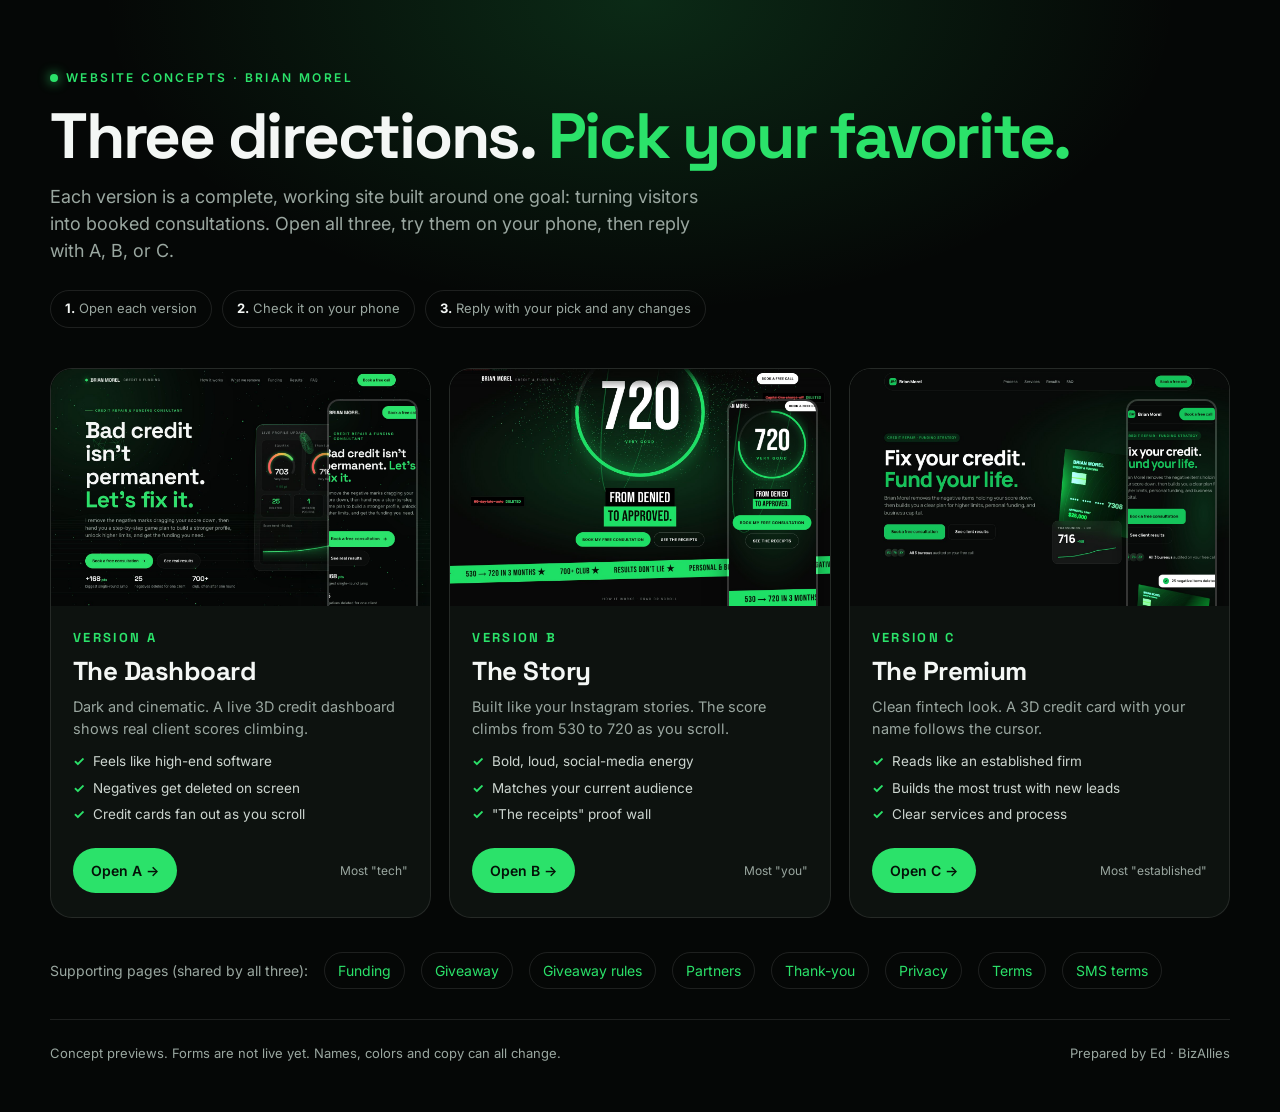
<file: index.html>
<!DOCTYPE html>
<html lang="en">
<head>
<meta charset="UTF-8">
<meta name="robots" content="noindex, nofollow">
<meta name="viewport" content="width=device-width, initial-scale=1.0">
<title>Brian Morel · Website Concepts</title>
<meta name="description" content="Three website concepts for Brian Morel, Credit & Funding. Pick A, B, or C.">
<link rel="preconnect" href="https://fonts.googleapis.com">
<link rel="preconnect" href="https://fonts.gstatic.com" crossorigin>
<link href="https://fonts.googleapis.com/css2?family=Space+Grotesk:wght@600;700&family=Inter:wght@400;500;600&display=swap" rel="stylesheet">
<style>
:root{--bg:#050706;--panel:#0d120f;--line:rgba(255,255,255,.1);--text:#f4f7f5;--muted:#9aa7a0;--green:#2BE26A}
*{box-sizing:border-box;margin:0;padding:0}
body{background:var(--bg);color:var(--text);font-family:Inter,system-ui,sans-serif;-webkit-font-smoothing:antialiased;line-height:1.5;
  background-image:radial-gradient(60% 40% at 50% 0%,rgba(43,226,106,.16),transparent 70%)}
a{color:inherit;text-decoration:none}
.wrap{width:min(1180px,calc(100% - 32px));margin:0 auto;padding:64px 0 48px}
.tag{display:inline-flex;align-items:center;gap:8px;font-size:12px;letter-spacing:.2em;text-transform:uppercase;color:var(--green);font-weight:600}
.tag i{width:8px;height:8px;border-radius:50%;background:var(--green);box-shadow:0 0 12px var(--green)}
h1{font-family:"Space Grotesk",sans-serif;font-size:clamp(36px,6vw,64px);letter-spacing:-.035em;line-height:1.02;margin:16px 0 14px}
h1 em{font-style:normal;color:var(--green)}
.lead{color:var(--muted);font-size:clamp(16px,1.6vw,18px);max-width:60ch}
.how{display:flex;flex-wrap:wrap;gap:10px;margin:26px 0 40px}
.how span{font-size:13px;color:var(--muted);border:1px solid var(--line);border-radius:999px;padding:8px 14px}
.how b{color:var(--text)}
.grid{display:grid;grid-template-columns:repeat(3,1fr);gap:18px}
.card{background:var(--panel);border:1px solid var(--line);border-radius:22px;overflow:hidden;display:flex;flex-direction:column;transition:transform .25s,border-color .25s}
.card:hover{transform:translateY(-4px);border-color:rgba(43,226,106,.55)}
.shot{position:relative;aspect-ratio:16/10;background:#000;overflow:hidden}
.shot img{width:100%;height:100%;object-fit:cover;object-position:top;display:block}
.shot .phone{position:absolute;right:12px;bottom:-30px;width:24%;border-radius:12px;border:2px solid rgba(255,255,255,.18);box-shadow:0 16px 30px -10px rgba(0,0,0,.9)}
.body{padding:22px 22px 24px;display:flex;flex-direction:column;gap:10px;flex:1}
.letter{font-family:"Space Grotesk",sans-serif;font-size:13px;letter-spacing:.18em;text-transform:uppercase;color:var(--green);font-weight:700}
.body h2{font-family:"Space Grotesk",sans-serif;font-size:26px;letter-spacing:-.02em;line-height:1.1}
.body p{color:var(--muted);font-size:14.5px}
.body ul{list-style:none;display:grid;gap:6px;font-size:13.5px;color:#cdd6d0;margin-top:2px}
.body li::before{content:"✓";color:var(--green);margin-right:8px;font-weight:700}
.open{margin-top:auto;padding-top:14px;display:flex;align-items:center;justify-content:space-between}
.open b{display:inline-flex;align-items:center;gap:8px;background:var(--green);color:#041007;font-weight:600;font-size:14px;padding:12px 18px;border-radius:999px}
.open small{color:var(--muted);font-size:12px}
.extra{margin-top:34px;display:flex;flex-wrap:wrap;gap:10px 16px;font-size:14px;color:var(--muted);align-items:center}.extra a{color:var(--green);text-decoration:none;border:1px solid var(--line);border-radius:999px;padding:7px 13px}.extra a:hover{border-color:var(--green)}
.foot{margin-top:30px;padding-top:24px;border-top:1px solid var(--line);display:flex;justify-content:space-between;gap:16px;flex-wrap:wrap;font-size:13px;color:var(--muted)}
@media(max-width:960px){.grid{grid-template-columns:1fr;max-width:560px}}
</style>
</head>
<body>
<div class="wrap">
  <div class="tag"><i></i>Website concepts · Brian Morel</div>
  <h1>Three directions. <em>Pick your favorite.</em></h1>
  <p class="lead">Each version is a complete, working site built around one goal: turning visitors into booked consultations. Open all three, try them on your phone, then reply with A, B, or C.</p>
  <div class="how">
    <span><b>1.</b> Open each version</span>
    <span><b>2.</b> Check it on your phone</span>
    <span><b>3.</b> Reply with your pick and any changes</span>
  </div>

  <div class="grid">
    <a class="card" href="version-a/?v=3">
      <div class="shot"><img src="previews/a-desktop.jpg" alt="Version A desktop hero with a live credit score dashboard"><img class="phone" src="previews/a-mobile.jpg" alt=""></div>
      <div class="body">
        <div class="letter">Version A</div>
        <h2>The Dashboard</h2>
        <p>Dark and cinematic. A live 3D credit dashboard shows real client scores climbing.</p>
        <ul><li>Feels like high-end software</li><li>Negatives get deleted on screen</li><li>Credit cards fan out as you scroll</li></ul>
        <div class="open"><b>Open A →</b><small>Most "tech"</small></div>
      </div>
    </a>
    <a class="card" href="version-b/?v=3">
      <div class="shot"><img src="previews/b-desktop.jpg" alt="Version B desktop hero with a giant score of 720"><img class="phone" src="previews/b-mobile.jpg" alt=""></div>
      <div class="body">
        <div class="letter">Version B</div>
        <h2>The Story</h2>
        <p>Built like your Instagram stories. The score climbs from 530 to 720 as you scroll.</p>
        <ul><li>Bold, loud, social-media energy</li><li>Matches your current audience</li><li>"The receipts" proof wall</li></ul>
        <div class="open"><b>Open B →</b><small>Most "you"</small></div>
      </div>
    </a>
    <a class="card" href="version-c/?v=3">
      <div class="shot"><img src="previews/c-desktop.jpg" alt="Version C desktop hero with a 3D credit card"><img class="phone" src="previews/c-mobile.jpg" alt=""></div>
      <div class="body">
        <div class="letter">Version C</div>
        <h2>The Premium</h2>
        <p>Clean fintech look. A 3D credit card with your name follows the cursor.</p>
        <ul><li>Reads like an established firm</li><li>Builds the most trust with new leads</li><li>Clear services and process</li></ul>
        <div class="open"><b>Open C →</b><small>Most "established"</small></div>
      </div>
    </a>
  </div>

  <div class="extra">
    <span>Supporting pages (shared by all three):</span>
    <a href="funding/">Funding</a><a href="giveaway/">Giveaway</a><a href="giveaway/rules/">Giveaway rules</a><a href="partners/">Partners</a><a href="thank-you/">Thank-you</a><a href="privacy/">Privacy</a><a href="terms/">Terms</a><a href="sms-terms/">SMS terms</a>
  </div>

  <div class="foot">
    <span>Concept previews. Forms are not live yet. Names, colors and copy can all change.</span>
    <span>Prepared by Ed · BizAllies</span>
  </div>
</div>
</body>
</html>
</file>
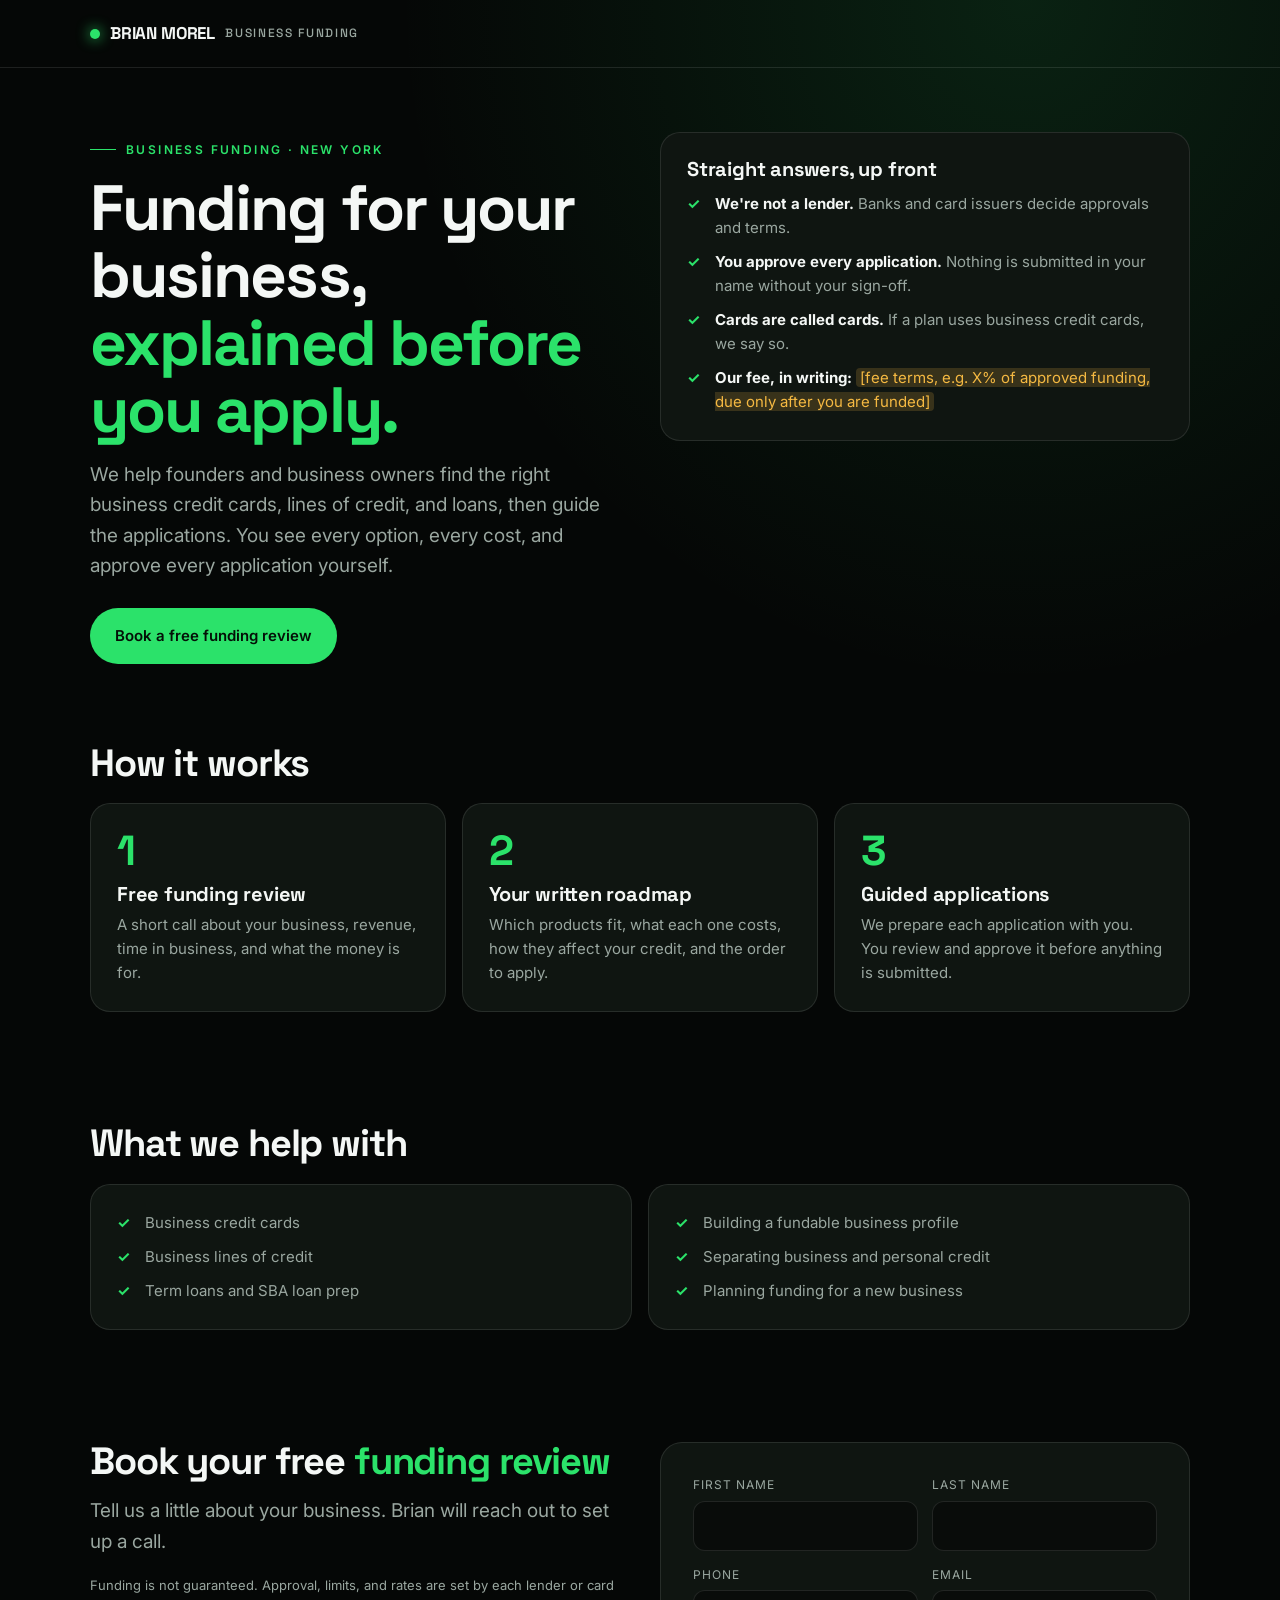
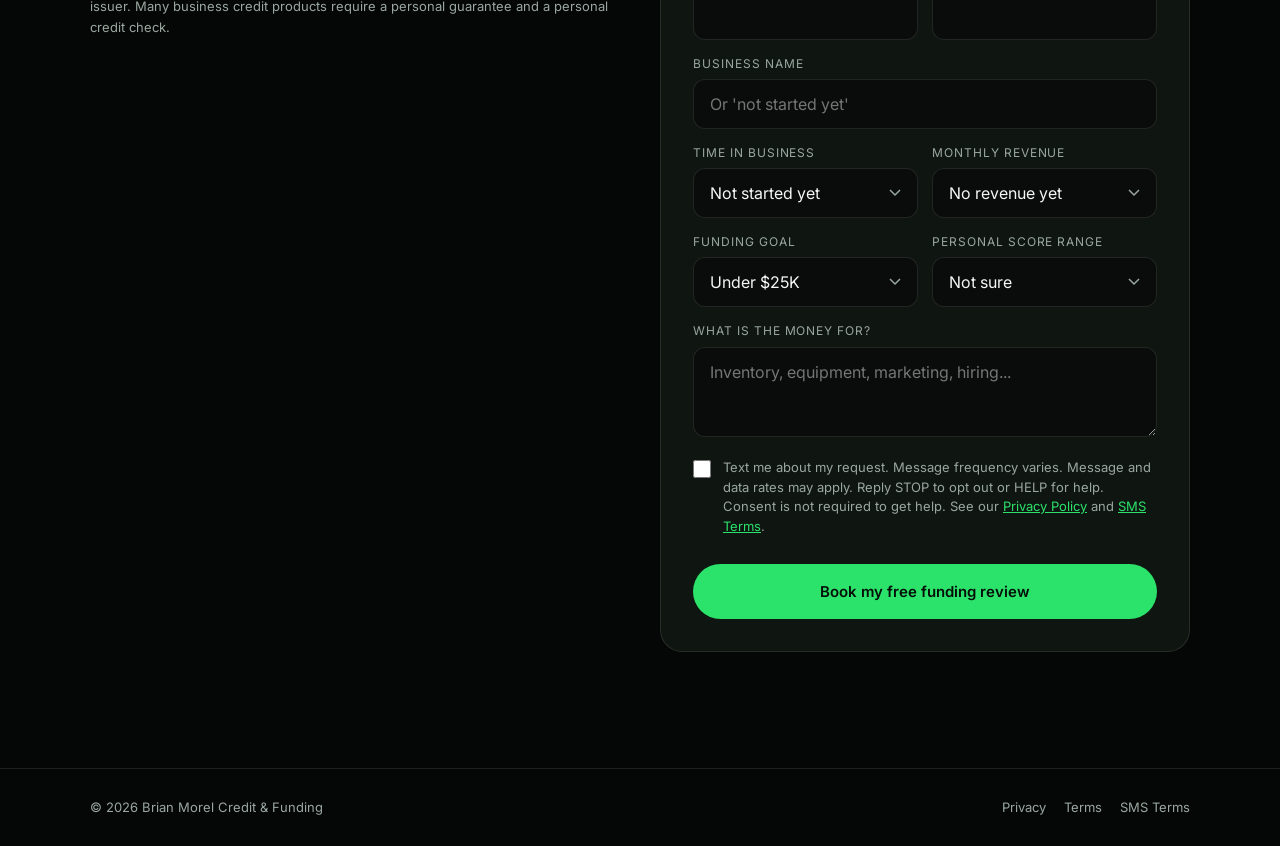
<file: funding/index.html>
<!DOCTYPE html>
<html lang="en">
<head>
<meta charset="UTF-8">
<meta name="robots" content="noindex, nofollow">
<meta name="viewport" content="width=device-width, initial-scale=1.0">
<title>Business Funding Consultant in NYC | Brian Morel</title>
<meta name="description" content="Business funding explained before you apply. Business credit, lines of credit and loans, with every cost in writing. Book a free funding review.">
<link rel="preconnect" href="https://fonts.googleapis.com">
<link rel="preconnect" href="https://fonts.gstatic.com" crossorigin>
<link href="https://fonts.googleapis.com/css2?family=Space+Grotesk:wght@600;700&family=Inter:wght@400;500;600&display=swap" rel="stylesheet">
<link rel="stylesheet" href="../assets/pages.css?v=4">
</head>
<body>
<header class="top"><div class="wrap"><span class="logo"><i></i>BRIAN MOREL <span>Business Funding</span></span></div></header>
<main>

<section class="hero"><div class="wrap split">
  <div>
    <div class="eyebrow">Business funding · New York</div>
    <h1>Funding for your business, <em>explained before you apply.</em></h1>
    <p class="lead">We help founders and business owners find the right business credit cards, lines of credit, and loans, then guide the applications. You see every option, every cost, and approve every application yourself.</p>
    <div style="display:flex;gap:12px;flex-wrap:wrap;margin-top:26px"><a href="#apply" class="btn primary">Book a free funding review</a></div>
  </div>
  <div class="card">
    <h3>Straight answers, up front</h3>
    <ul class="ck" style="margin-top:12px">
      <li><b>We're not a lender.</b> Banks and card issuers decide approvals and terms.</li>
      <li><b>You approve every application.</b> Nothing is submitted in your name without your sign-off.</li>
      <li><b>Cards are called cards.</b> If a plan uses business credit cards, we say so.</li>
      <li><b>Our fee, in writing:</b> <span data-fill="fundingFeeTerms" class="ph">[fee terms, e.g. X% of approved funding, due only after you are funded]</span></li>
    </ul>
  </div>
</div></section>

<section><div class="wrap">
  <h2>How it works</h2>
  <div class="grid g3" style="margin-top:20px">
    <div class="card"><div class="num">1</div><h3 style="margin-top:12px">Free funding review</h3><p>A short call about your business, revenue, time in business, and what the money is for.</p></div>
    <div class="card"><div class="num">2</div><h3 style="margin-top:12px">Your written roadmap</h3><p>Which products fit, what each one costs, how they affect your credit, and the order to apply.</p></div>
    <div class="card"><div class="num">3</div><h3 style="margin-top:12px">Guided applications</h3><p>We prepare each application with you. You review and approve it before anything is submitted.</p></div>
  </div>
</div></section>

<section><div class="wrap">
  <h2>What we help with</h2>
  <div class="grid g2" style="margin-top:20px">
    <div class="card"><ul class="ck"><li>Business credit cards</li><li>Business lines of credit</li><li>Term loans and SBA loan prep</li></ul></div>
    <div class="card"><ul class="ck"><li>Building a fundable business profile</li><li>Separating business and personal credit</li><li>Planning funding for a new business</li></ul></div>
  </div>
</div></section>

<section id="apply"><div class="wrap split">
  <div>
    <h2>Book your free <em>funding review</em></h2>
    <p class="lead">Tell us a little about your business. Brian will reach out to set up a call.</p>
    <p class="note" style="margin-top:18px">Funding is not guaranteed. Approval, limits, and rates are set by each lender or card issuer. Many business credit products require a personal guarantee and a personal credit check.</p>
  </div>
  <div class="form-card">
    <form data-lead-form="funding">
      <div class="hp" aria-hidden="true"><label>Website<input type="text" name="company_website" tabindex="-1" autocomplete="off"></label></div>
      <div class="f2"><div><label for="fn">First name</label><input id="fn" name="first" required autocomplete="given-name"></div><div><label for="ln">Last name</label><input id="ln" name="last" required autocomplete="family-name"></div></div>
      <div class="f2"><div><label for="ph">Phone</label><input id="ph" name="phone" type="tel" required autocomplete="tel"></div><div><label for="em">Email</label><input id="em" name="email" type="email" required autocomplete="email"></div></div>
      <div><label for="bn">Business name</label><input id="bn" name="business_name" placeholder="Or 'not started yet'"></div>
      <div class="f2">
        <div><label for="tib">Time in business</label><select id="tib" name="time_in_business"><option>Not started yet</option><option>Under 1 year</option><option>1–2 years</option><option>2+ years</option></select></div>
        <div><label for="rev">Monthly revenue</label><select id="rev" name="monthly_revenue"><option>No revenue yet</option><option>Under $10K</option><option>$10K–$50K</option><option>$50K+</option></select></div>
      </div>
      <div class="f2">
        <div><label for="amt">Funding goal</label><select id="amt" name="funding_goal"><option>Under $25K</option><option>$25K–$75K</option><option>$75K–$150K</option><option>$150K+</option></select></div>
        <div><label for="sc">Personal score range</label><select id="sc" name="score_range"><option>Not sure</option><option>Under 620</option><option>620–679</option><option>680–719</option><option>720+</option></select></div>
      </div>
      <div><label for="use">What is the money for?</label><textarea id="use" name="use_of_funds" rows="3" placeholder="Inventory, equipment, marketing, hiring..."></textarea></div>
      <label class="check"><input type="checkbox" name="sms_consent" value="yes"><span>Text me about my request. Message frequency varies. Message and data rates may apply. Reply STOP to opt out or HELP for help. Consent is not required to get help. See our <a href="../privacy/">Privacy Policy</a> and <a href="../sms-terms/">SMS Terms</a>.</span></label>
      <div data-turnstile></div>
        <div class="form-error" data-lead-error hidden></div>
        <button type="submit" class="btn primary" style="width:100%;padding:17px">Book my free funding review</button>
    </form>
  </div>
</div></section>

</main>
<footer class="foot"><div class="wrap">
  <span>© <span id="yr">2026</span> <span data-fill-soft="legalName">Brian Morel Credit &amp; Funding</span></span>
  <nav><a href="../privacy/">Privacy</a><a href="../terms/">Terms</a><a href="../sms-terms/">SMS Terms</a></nav>
</div></footer>
<script src="../assets/site-config.js?v=4"></script>
<script src="../assets/lead.js?v=4"></script>
<script>document.getElementById('yr').textContent=new Date().getFullYear();</script>
</body>
</html>
</file>
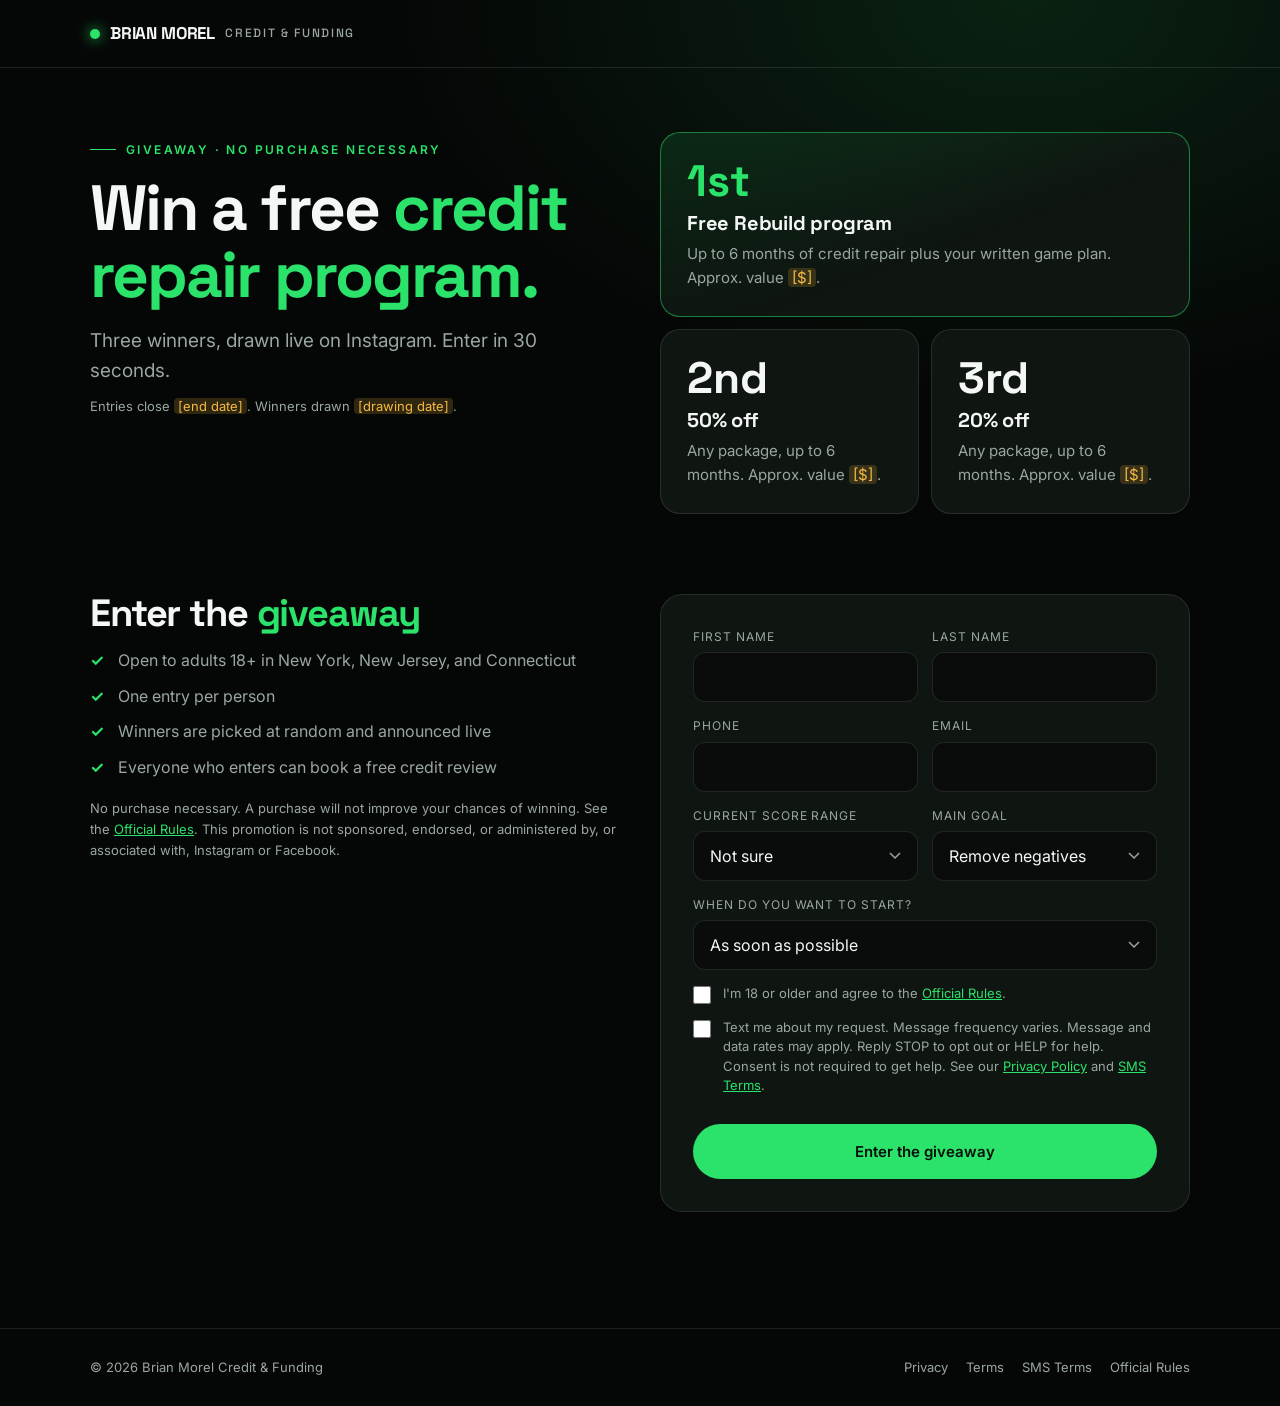
<file: giveaway/index.html>
<!DOCTYPE html>
<html lang="en">
<head>
<meta charset="UTF-8">
<meta name="robots" content="noindex, nofollow">
<meta name="viewport" content="width=device-width, initial-scale=1.0">
<title>Win a Free Credit Repair Program | Brian Morel</title>
<meta name="description" content="Enter to win a free credit repair program, 50% off, or 20% off. No purchase necessary.">
<link rel="preconnect" href="https://fonts.googleapis.com">
<link rel="preconnect" href="https://fonts.gstatic.com" crossorigin>
<link href="https://fonts.googleapis.com/css2?family=Space+Grotesk:wght@600;700&family=Inter:wght@400;500;600&display=swap" rel="stylesheet">
<link rel="stylesheet" href="../assets/pages.css?v=4">
</head>
<body>
<header class="top"><div class="wrap"><a class="logo" href="../"><i></i>BRIAN MOREL <span>Credit &amp; Funding</span></a></div></header>
<main>

<section class="hero"><div class="wrap split">
  <div>
    <div class="eyebrow">Giveaway · No purchase necessary</div>
    <h1>Win a free <em>credit repair program.</em></h1>
    <p class="lead">Three winners, drawn live on Instagram. Enter in 30 seconds.</p>
    <div class="count" id="count" hidden>
      <div><b id="cd">0</b><span>Days</span></div><div><b id="ch">0</b><span>Hours</span></div><div><b id="cm">0</b><span>Min</span></div>
    </div>
    <p class="note" style="margin-top:10px">Entries close <span data-fill="giveaway.endDate" class="ph">[end date]</span>. Winners drawn <span data-fill="giveaway.drawingDate" class="ph">[drawing date]</span>.</p>
  </div>
  <div class="grid" style="gap:12px">
    <div class="card prize first"><div class="place">1st</div><h3 style="margin-top:10px">Free Rebuild program</h3><p>Up to 6 months of credit repair plus your written game plan. Approx. value <span data-fill="giveaway.prize1Value" class="ph">[$]</span>.</p></div>
    <div class="grid g2" style="gap:12px">
      <div class="card prize"><div class="place">2nd</div><h3 style="margin-top:10px">50% off</h3><p>Any package, up to 6 months. Approx. value <span data-fill="giveaway.prize2Value" class="ph">[$]</span>.</p></div>
      <div class="card prize"><div class="place">3rd</div><h3 style="margin-top:10px">20% off</h3><p>Any package, up to 6 months. Approx. value <span data-fill="giveaway.prize3Value" class="ph">[$]</span>.</p></div>
    </div>
  </div>
</div></section>

<section id="enter"><div class="wrap split">
  <div>
    <h2>Enter the <em>giveaway</em></h2>
    <ul class="ck" style="margin-top:14px;color:var(--muted)">
      <li>Open to adults 18+ in <span data-fill="giveaway.eligibleStates" class="ph">[eligible states]</span></li>
      <li>One entry per person</li>
      <li>Winners are picked at random and announced live</li>
      <li>Everyone who enters can book a free credit review</li>
    </ul>
    <p class="note" style="margin-top:18px">No purchase necessary. A purchase will not improve your chances of winning. See the <a href="rules/">Official Rules</a>. This promotion is not sponsored, endorsed, or administered by, or associated with, Instagram or Facebook.</p>
  </div>
  <div class="form-card">
    <form data-lead-form="giveaway">
      <div class="hp" aria-hidden="true"><label>Website<input type="text" name="company_website" tabindex="-1" autocomplete="off"></label></div>
      <div class="f2"><div><label for="gfn">First name</label><input id="gfn" name="first" required autocomplete="given-name"></div><div><label for="gln">Last name</label><input id="gln" name="last" required autocomplete="family-name"></div></div>
      <div class="f2"><div><label for="gph">Phone</label><input id="gph" name="phone" type="tel" required autocomplete="tel"></div><div><label for="gem">Email</label><input id="gem" name="email" type="email" required autocomplete="email"></div></div>
      <div class="f2">
        <div><label for="gsc">Current score range</label><select id="gsc" name="score_range"><option>Not sure</option><option>Under 500</option><option>500–579</option><option>580–649</option><option>650–699</option><option>700+</option></select></div>
        <div><label for="ggo">Main goal</label><select id="ggo" name="goal"><option>Remove negatives</option><option>Buy a car</option><option>Buy a home</option><option>Higher card limits</option><option>Business funding</option></select></div>
      </div>
      <div><label for="gwh">When do you want to start?</label><select id="gwh" name="start_timeline"><option>As soon as possible</option><option>In 1–3 months</option><option>Just exploring</option></select></div>
      <label class="check"><input type="checkbox" name="rules_ok" required><span>I'm 18 or older and agree to the <a href="rules/">Official Rules</a>.</span></label>
      <label class="check"><input type="checkbox" name="sms_consent" value="yes"><span>Text me about my request. Message frequency varies. Message and data rates may apply. Reply STOP to opt out or HELP for help. Consent is not required to get help. See our <a href="../privacy/">Privacy Policy</a> and <a href="../sms-terms/">SMS Terms</a>.</span></label>
      <div data-turnstile></div>
        <div class="form-error" data-lead-error hidden></div>
        <button type="submit" class="btn primary" style="width:100%;padding:17px">Enter the giveaway</button>
    </form>
  </div>
</div></section>
<script>
(function(){
  var iso = ((window.SITE_CONFIG || {}).giveaway || {}).endDateISO;
  if (!iso) return;
  var end = new Date(iso).getTime(); if (isNaN(end)) return;
  var box = document.getElementById('count'); box.hidden = false;
  function tick(){
    var ms = Math.max(0, end - Date.now());
    document.getElementById('cd').textContent = Math.floor(ms / 864e5);
    document.getElementById('ch').textContent = Math.floor(ms / 36e5) % 24;
    document.getElementById('cm').textContent = Math.floor(ms / 6e4) % 60;
  }
  tick(); setInterval(tick, 30000);
})();
</script>

</main>
<footer class="foot"><div class="wrap">
  <span>© <span id="yr">2026</span> <span data-fill-soft="legalName">Brian Morel Credit &amp; Funding</span></span>
  <nav><a href="../privacy/">Privacy</a><a href="../terms/">Terms</a><a href="../sms-terms/">SMS Terms</a><a href="rules/">Official Rules</a></nav>
</div></footer>
<script src="../assets/site-config.js?v=4"></script>
<script src="../assets/lead.js?v=4"></script>
<script>document.getElementById('yr').textContent=new Date().getFullYear();</script>
</body>
</html>
</file>
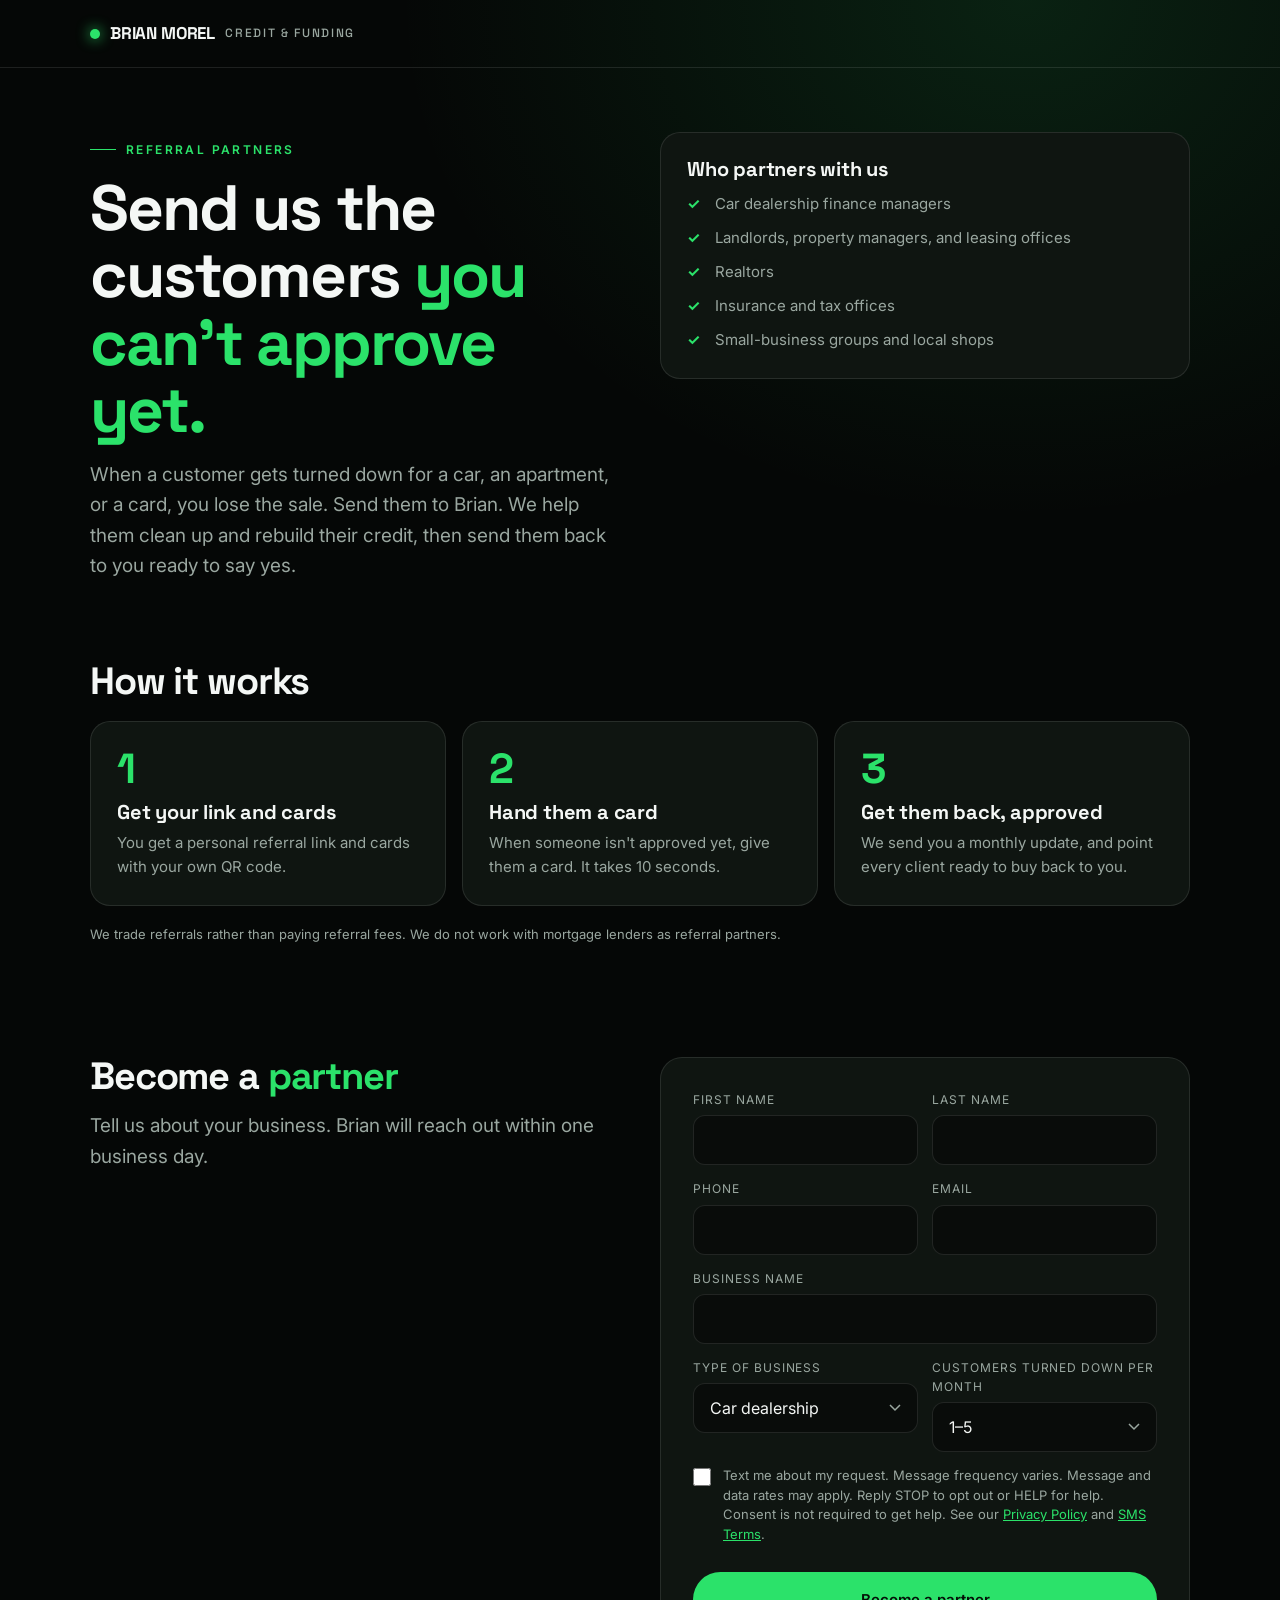
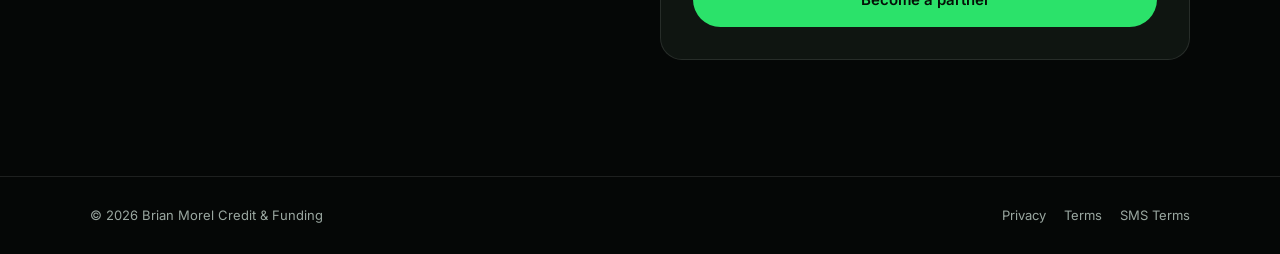
<file: partners/index.html>
<!DOCTYPE html>
<html lang="en">
<head>
<meta charset="UTF-8">
<meta name="robots" content="noindex, nofollow">
<meta name="viewport" content="width=device-width, initial-scale=1.0">
<title>Referral Partners | Brian Morel</title>
<meta name="description" content="Send us the customers you can't approve yet.">
<link rel="preconnect" href="https://fonts.googleapis.com">
<link rel="preconnect" href="https://fonts.gstatic.com" crossorigin>
<link href="https://fonts.googleapis.com/css2?family=Space+Grotesk:wght@600;700&family=Inter:wght@400;500;600&display=swap" rel="stylesheet">
<link rel="stylesheet" href="../assets/pages.css?v=4">
</head>
<body>
<header class="top"><div class="wrap"><a class="logo" href="../"><i></i>BRIAN MOREL <span>Credit &amp; Funding</span></a></div></header>
<main>

<section class="hero"><div class="wrap split">
  <div>
    <div class="eyebrow">Referral partners</div>
    <h1>Send us the customers <em>you can't approve yet.</em></h1>
    <p class="lead">When a customer gets turned down for a car, an apartment, or a card, you lose the sale. Send them to Brian. We help them clean up and rebuild their credit, then send them back to you ready to say yes.</p>
  </div>
  <div class="card">
    <h3>Who partners with us</h3>
    <ul class="ck" style="margin-top:12px">
      <li>Car dealership finance managers</li>
      <li>Landlords, property managers, and leasing offices</li>
      <li>Realtors</li>
      <li>Insurance and tax offices</li>
      <li>Small-business groups and local shops</li>
    </ul>
  </div>
</div></section>

<section><div class="wrap">
  <h2>How it works</h2>
  <div class="grid g3" style="margin-top:20px">
    <div class="card"><div class="num">1</div><h3 style="margin-top:12px">Get your link and cards</h3><p>You get a personal referral link and cards with your own QR code.</p></div>
    <div class="card"><div class="num">2</div><h3 style="margin-top:12px">Hand them a card</h3><p>When someone isn't approved yet, give them a card. It takes 10 seconds.</p></div>
    <div class="card"><div class="num">3</div><h3 style="margin-top:12px">Get them back, approved</h3><p>We send you a monthly update, and point every client ready to buy back to you.</p></div>
  </div>
  <p class="note" style="margin-top:18px">We trade referrals rather than paying referral fees. We do not work with mortgage lenders as referral partners.</p>
</div></section>

<section id="join"><div class="wrap split">
  <div>
    <h2>Become a <em>partner</em></h2>
    <p class="lead">Tell us about your business. Brian will reach out within one business day.</p>
  </div>
  <div class="form-card">
    <form data-lead-form="partner">
      <div class="hp" aria-hidden="true"><label>Website<input type="text" name="company_website" tabindex="-1" autocomplete="off"></label></div>
      <div class="f2"><div><label for="pfn">First name</label><input id="pfn" name="first" required autocomplete="given-name"></div><div><label for="pln">Last name</label><input id="pln" name="last" required autocomplete="family-name"></div></div>
      <div class="f2"><div><label for="pph">Phone</label><input id="pph" name="phone" type="tel" required autocomplete="tel"></div><div><label for="pem">Email</label><input id="pem" name="email" type="email" required autocomplete="email"></div></div>
      <div><label for="pbn">Business name</label><input id="pbn" name="partner_business" required></div>
      <div class="f2">
        <div><label for="ptype">Type of business</label><select id="ptype" name="partner_type"><option>Car dealership</option><option>Landlord or property manager</option><option>Realtor</option><option>Insurance or tax office</option><option>Other</option></select></div>
        <div><label for="pvol">Customers turned down per month</label><select id="pvol" name="monthly_denials"><option>1–5</option><option>6–15</option><option>16+</option><option>Not sure</option></select></div>
      </div>
      <label class="check"><input type="checkbox" name="sms_consent" value="yes"><span>Text me about my request. Message frequency varies. Message and data rates may apply. Reply STOP to opt out or HELP for help. Consent is not required to get help. See our <a href="../privacy/">Privacy Policy</a> and <a href="../sms-terms/">SMS Terms</a>.</span></label>
      <div data-turnstile></div>
        <div class="form-error" data-lead-error hidden></div>
        <button type="submit" class="btn primary" style="width:100%;padding:17px">Become a partner</button>
    </form>
  </div>
</div></section>

</main>
<footer class="foot"><div class="wrap">
  <span>© <span id="yr">2026</span> <span data-fill-soft="legalName">Brian Morel Credit &amp; Funding</span></span>
  <nav><a href="../privacy/">Privacy</a><a href="../terms/">Terms</a><a href="../sms-terms/">SMS Terms</a></nav>
</div></footer>
<script src="../assets/site-config.js?v=4"></script>
<script src="../assets/lead.js?v=4"></script>
<script>document.getElementById('yr').textContent=new Date().getFullYear();</script>
</body>
</html>
</file>
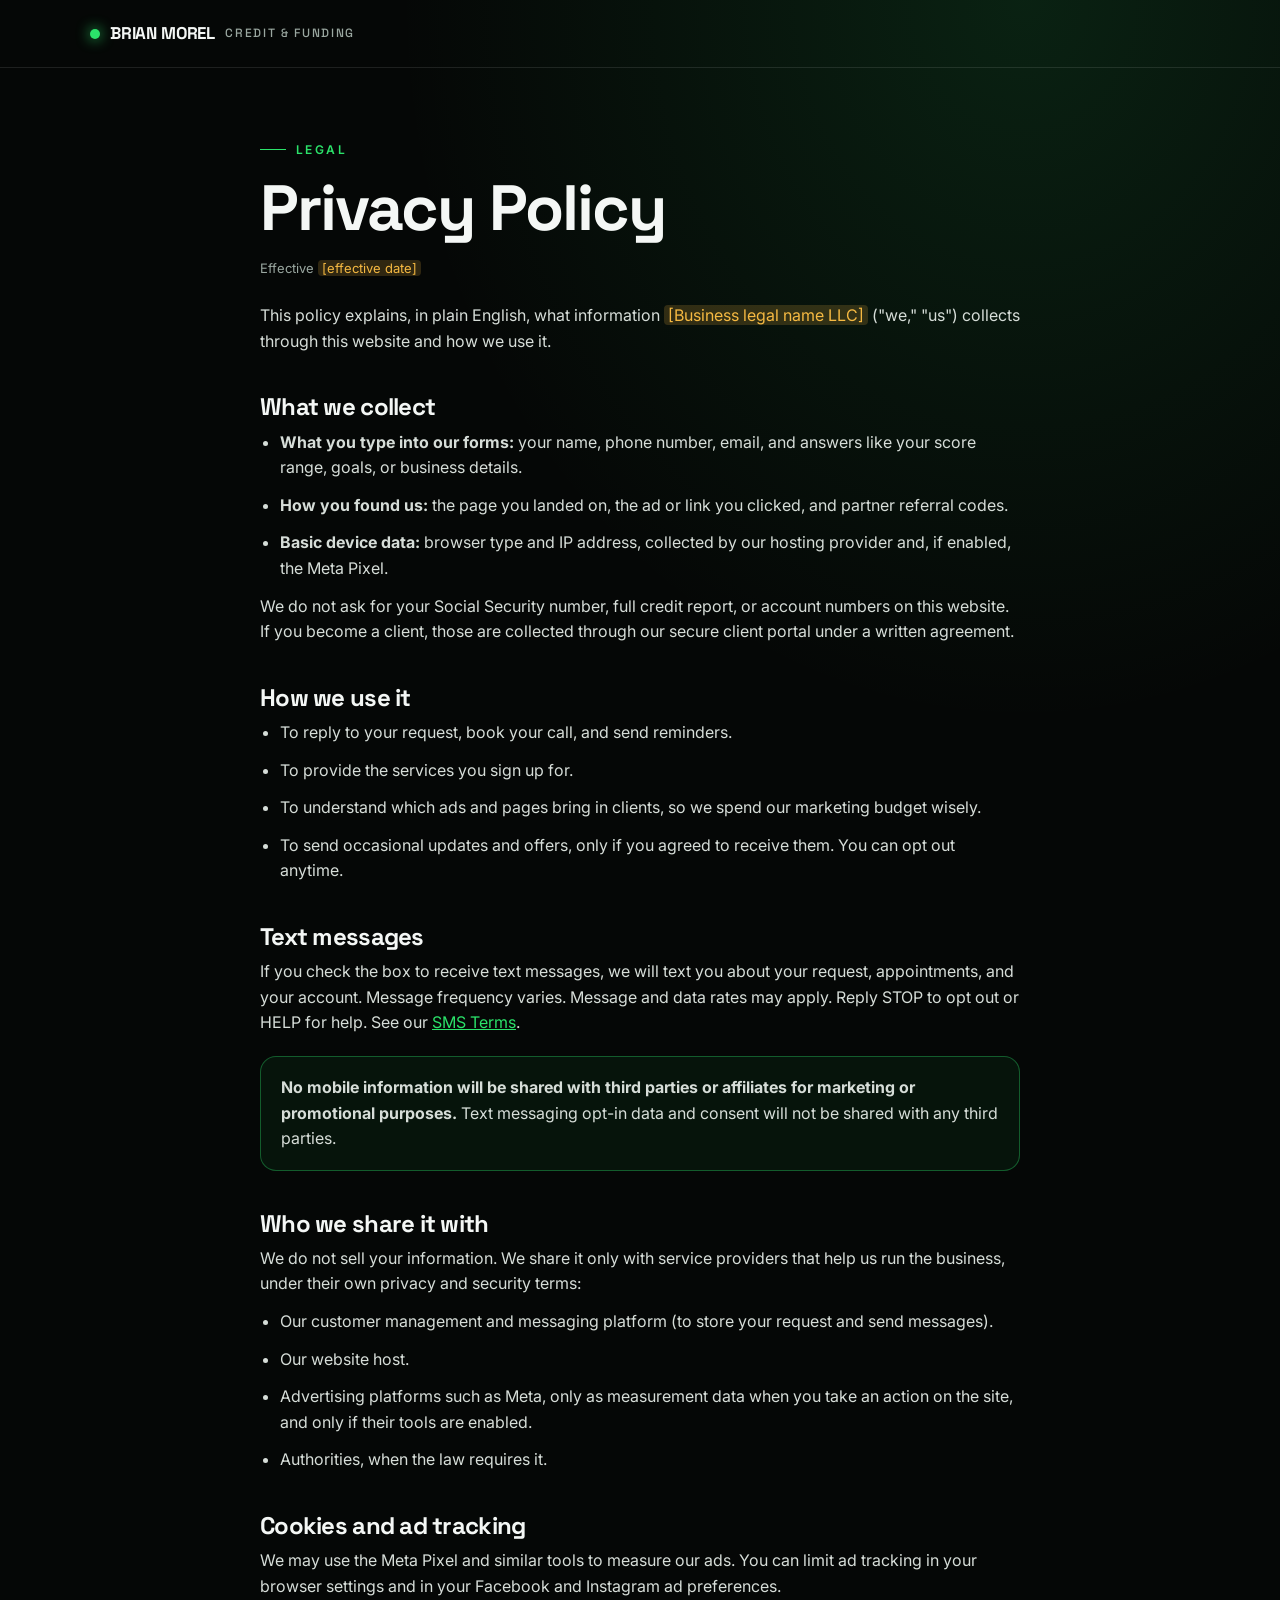
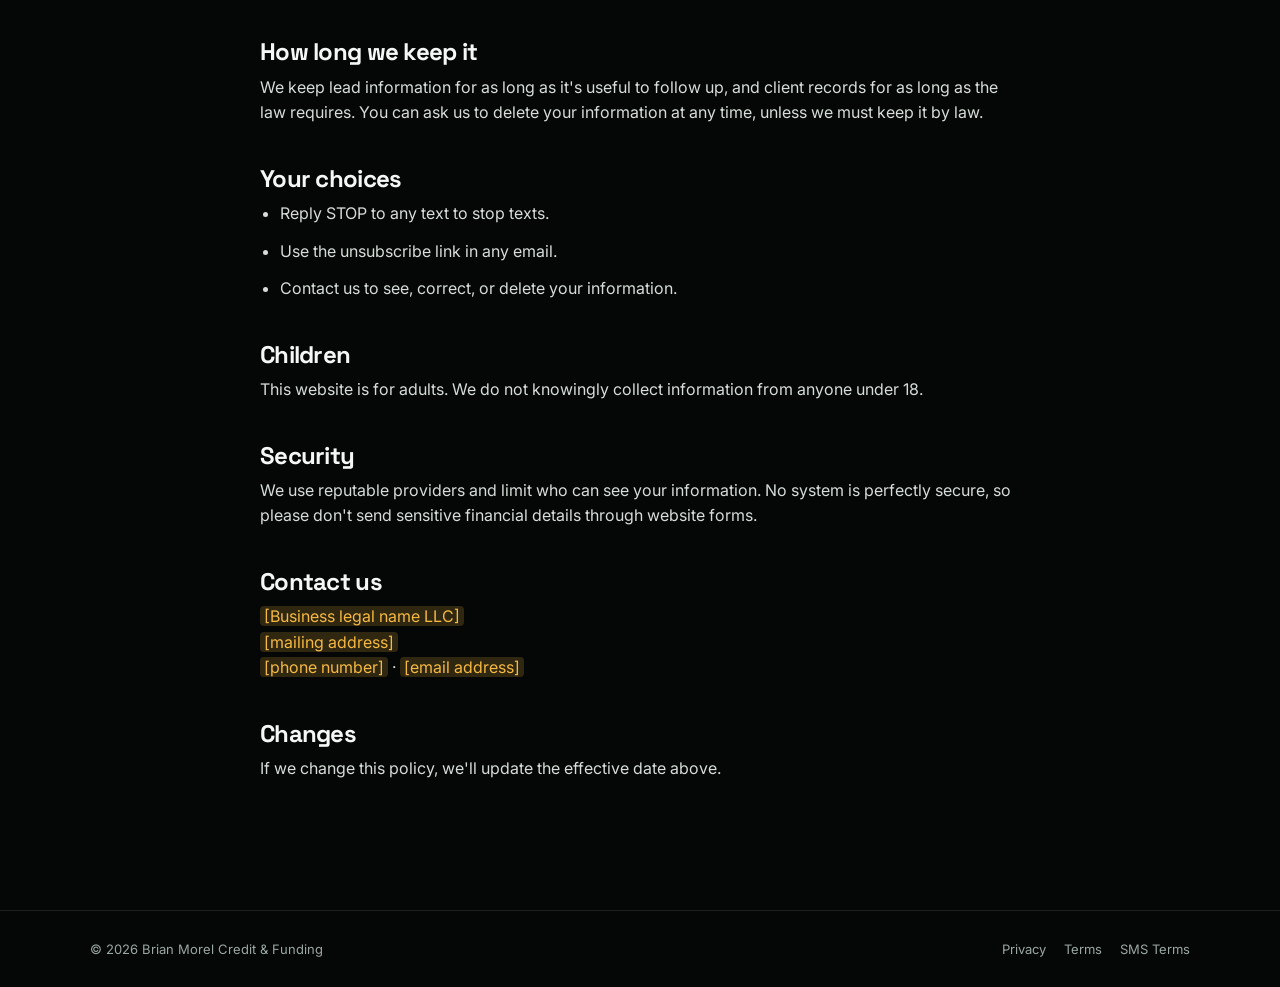
<file: privacy/index.html>
<!DOCTYPE html>
<html lang="en">
<head>
<meta charset="UTF-8">
<meta name="robots" content="noindex, nofollow">
<meta name="viewport" content="width=device-width, initial-scale=1.0">
<title>Privacy Policy | Brian Morel</title>
<meta name="description" content="How we collect and use your information.">
<link rel="preconnect" href="https://fonts.googleapis.com">
<link rel="preconnect" href="https://fonts.gstatic.com" crossorigin>
<link href="https://fonts.googleapis.com/css2?family=Space+Grotesk:wght@600;700&family=Inter:wght@400;500;600&display=swap" rel="stylesheet">
<link rel="stylesheet" href="../assets/pages.css?v=4">
</head>
<body>
<header class="top"><div class="wrap"><a class="logo" href="../"><i></i>BRIAN MOREL <span>Credit &amp; Funding</span></a></div></header>
<main>

<section class="hero"><div class="narrow">
  <div class="eyebrow">Legal</div>
  <h1>Privacy Policy</h1>
  <p class="updated note">Effective <span data-fill="effectiveDate" class="ph">[effective date]</span></p>
</div></section>
<section style="padding-top:0"><div class="narrow prose">
  <p>This policy explains, in plain English, what information <span data-fill="legalName" class="ph">[Business legal name LLC]</span> ("we," "us") collects through this website and how we use it.</p>

  <h2>What we collect</h2>
  <ul>
    <li><b>What you type into our forms:</b> your name, phone number, email, and answers like your score range, goals, or business details.</li>
    <li><b>How you found us:</b> the page you landed on, the ad or link you clicked, and partner referral codes.</li>
    <li><b>Basic device data:</b> browser type and IP address, collected by our hosting provider and, if enabled, the Meta Pixel.</li>
  </ul>
  <p>We do not ask for your Social Security number, full credit report, or account numbers on this website. If you become a client, those are collected through our secure client portal under a written agreement.</p>

  <h2>How we use it</h2>
  <ul>
    <li>To reply to your request, book your call, and send reminders.</li>
    <li>To provide the services you sign up for.</li>
    <li>To understand which ads and pages bring in clients, so we spend our marketing budget wisely.</li>
    <li>To send occasional updates and offers, only if you agreed to receive them. You can opt out anytime.</li>
  </ul>

  <h2>Text messages</h2>
  <p>If you check the box to receive text messages, we will text you about your request, appointments, and your account. Message frequency varies. Message and data rates may apply. Reply STOP to opt out or HELP for help. See our <a href="../sms-terms/">SMS Terms</a>.</p>
  <div class="callout"><b>No mobile information will be shared with third parties or affiliates for marketing or promotional purposes.</b> Text messaging opt-in data and consent will not be shared with any third parties.</div>

  <h2>Who we share it with</h2>
  <p>We do not sell your information. We share it only with service providers that help us run the business, under their own privacy and security terms:</p>
  <ul>
    <li>Our customer management and messaging platform (to store your request and send messages).</li>
    <li>Our website host.</li>
    <li>Advertising platforms such as Meta, only as measurement data when you take an action on the site, and only if their tools are enabled.</li>
    <li>Authorities, when the law requires it.</li>
  </ul>

  <h2>Cookies and ad tracking</h2>
  <p>We may use the Meta Pixel and similar tools to measure our ads. You can limit ad tracking in your browser settings and in your Facebook and Instagram ad preferences.</p>

  <h2>How long we keep it</h2>
  <p>We keep lead information for as long as it's useful to follow up, and client records for as long as the law requires. You can ask us to delete your information at any time, unless we must keep it by law.</p>

  <h2>Your choices</h2>
  <ul>
    <li>Reply STOP to any text to stop texts.</li>
    <li>Use the unsubscribe link in any email.</li>
    <li>Contact us to see, correct, or delete your information.</li>
  </ul>

  <h2>Children</h2>
  <p>This website is for adults. We do not knowingly collect information from anyone under 18.</p>

  <h2>Security</h2>
  <p>We use reputable providers and limit who can see your information. No system is perfectly secure, so please don't send sensitive financial details through website forms.</p>

  <h2>Contact us</h2>
  <p><span data-fill="legalName" class="ph">[Business legal name LLC]</span><br><span data-fill="mailingAddress" class="ph">[mailing address]</span><br><span data-fill="phoneDisplay" class="ph">[phone number]</span> · <span data-fill="email" class="ph">[email address]</span></p>

  <h2>Changes</h2>
  <p>If we change this policy, we'll update the effective date above.</p>
</div></section>

</main>
<footer class="foot"><div class="wrap">
  <span>© <span id="yr">2026</span> <span data-fill-soft="legalName">Brian Morel Credit &amp; Funding</span></span>
  <nav><a href="../privacy/">Privacy</a><a href="../terms/">Terms</a><a href="../sms-terms/">SMS Terms</a></nav>
</div></footer>
<script src="../assets/site-config.js?v=4"></script>
<script src="../assets/lead.js?v=4"></script>
<script>document.getElementById('yr').textContent=new Date().getFullYear();</script>
</body>
</html>
</file>
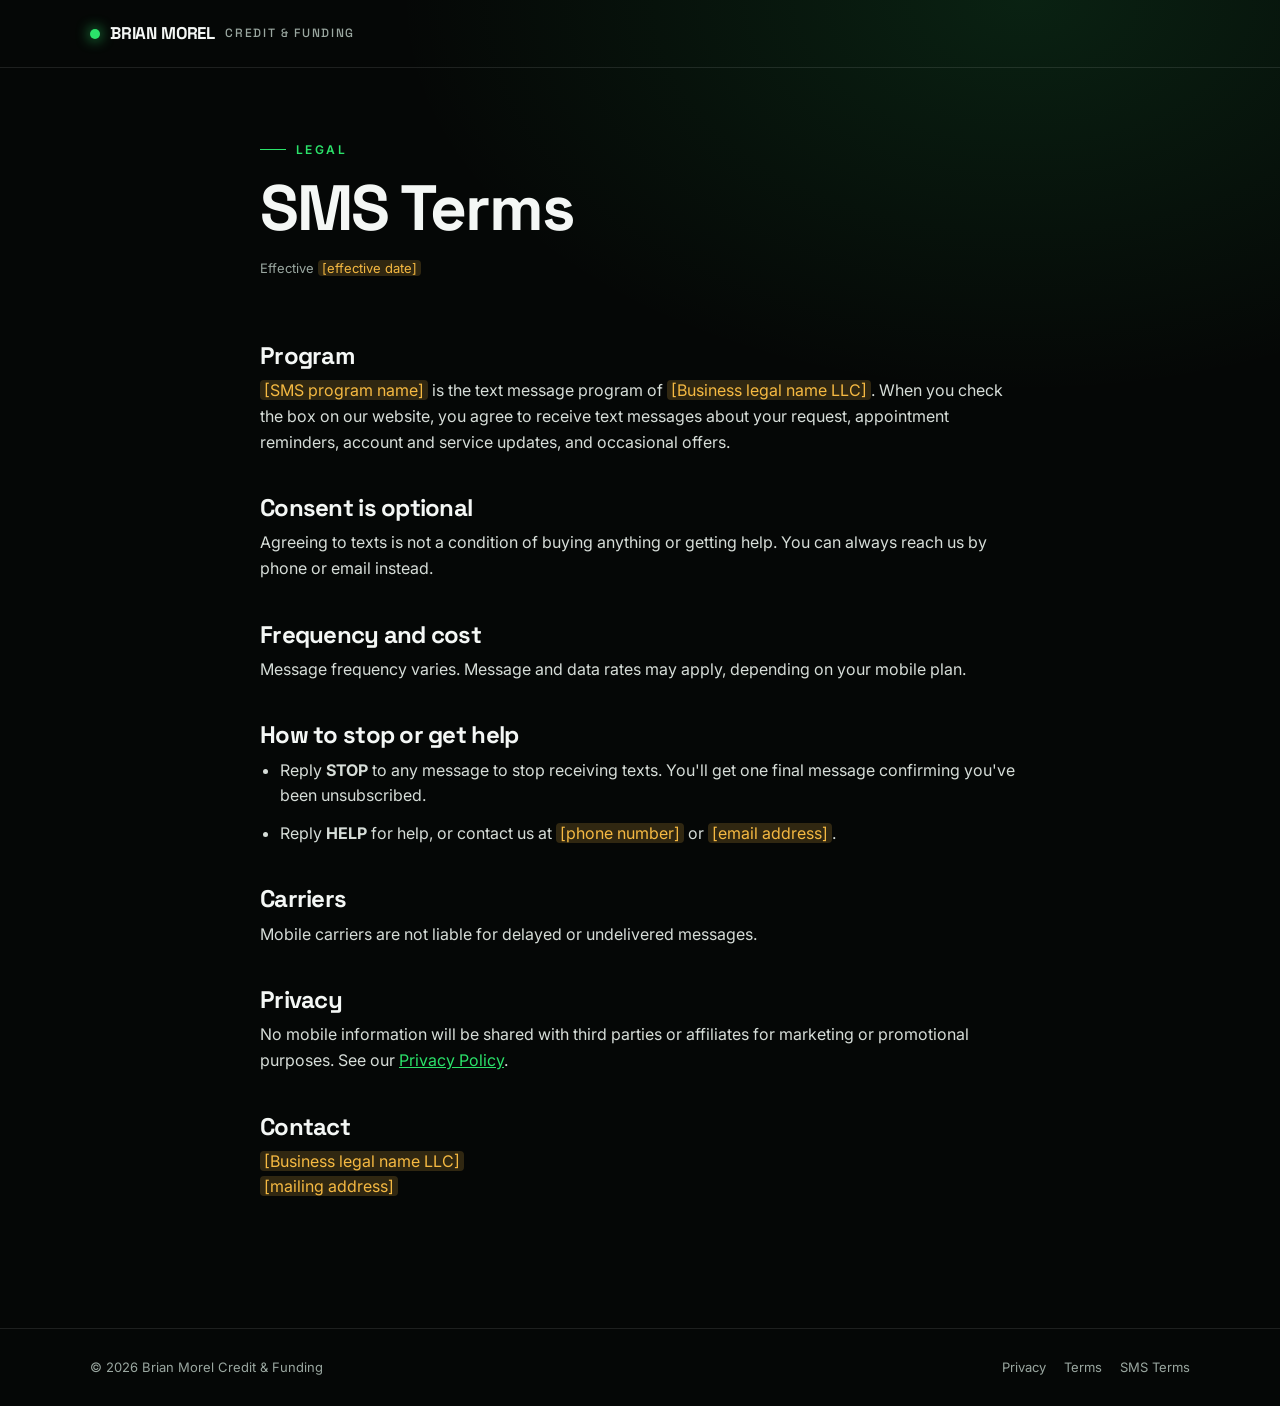
<file: sms-terms/index.html>
<!DOCTYPE html>
<html lang="en">
<head>
<meta charset="UTF-8">
<meta name="robots" content="noindex, nofollow">
<meta name="viewport" content="width=device-width, initial-scale=1.0">
<title>SMS Terms | Brian Morel</title>
<meta name="description" content="Terms for our text message program.">
<link rel="preconnect" href="https://fonts.googleapis.com">
<link rel="preconnect" href="https://fonts.gstatic.com" crossorigin>
<link href="https://fonts.googleapis.com/css2?family=Space+Grotesk:wght@600;700&family=Inter:wght@400;500;600&display=swap" rel="stylesheet">
<link rel="stylesheet" href="../assets/pages.css?v=4">
</head>
<body>
<header class="top"><div class="wrap"><a class="logo" href="../"><i></i>BRIAN MOREL <span>Credit &amp; Funding</span></a></div></header>
<main>

<section class="hero"><div class="narrow">
  <div class="eyebrow">Legal</div>
  <h1>SMS Terms</h1>
  <p class="updated note">Effective <span data-fill="effectiveDate" class="ph">[effective date]</span></p>
</div></section>
<section style="padding-top:0"><div class="narrow prose">
  <h2>Program</h2>
  <p><span data-fill="smsProgramName" class="ph">[SMS program name]</span> is the text message program of <span data-fill="legalName" class="ph">[Business legal name LLC]</span>. When you check the box on our website, you agree to receive text messages about your request, appointment reminders, account and service updates, and occasional offers.</p>

  <h2>Consent is optional</h2>
  <p>Agreeing to texts is not a condition of buying anything or getting help. You can always reach us by phone or email instead.</p>

  <h2>Frequency and cost</h2>
  <p>Message frequency varies. Message and data rates may apply, depending on your mobile plan.</p>

  <h2>How to stop or get help</h2>
  <ul>
    <li>Reply <b>STOP</b> to any message to stop receiving texts. You'll get one final message confirming you've been unsubscribed.</li>
    <li>Reply <b>HELP</b> for help, or contact us at <span data-fill="phoneDisplay" class="ph">[phone number]</span> or <span data-fill="email" class="ph">[email address]</span>.</li>
  </ul>

  <h2>Carriers</h2>
  <p>Mobile carriers are not liable for delayed or undelivered messages.</p>

  <h2>Privacy</h2>
  <p>No mobile information will be shared with third parties or affiliates for marketing or promotional purposes. See our <a href="../privacy/">Privacy Policy</a>.</p>

  <h2>Contact</h2>
  <p><span data-fill="legalName" class="ph">[Business legal name LLC]</span><br><span data-fill="mailingAddress" class="ph">[mailing address]</span></p>
</div></section>

</main>
<footer class="foot"><div class="wrap">
  <span>© <span id="yr">2026</span> <span data-fill-soft="legalName">Brian Morel Credit &amp; Funding</span></span>
  <nav><a href="../privacy/">Privacy</a><a href="../terms/">Terms</a><a href="../sms-terms/">SMS Terms</a></nav>
</div></footer>
<script src="../assets/site-config.js?v=4"></script>
<script src="../assets/lead.js?v=4"></script>
<script>document.getElementById('yr').textContent=new Date().getFullYear();</script>
</body>
</html>
</file>
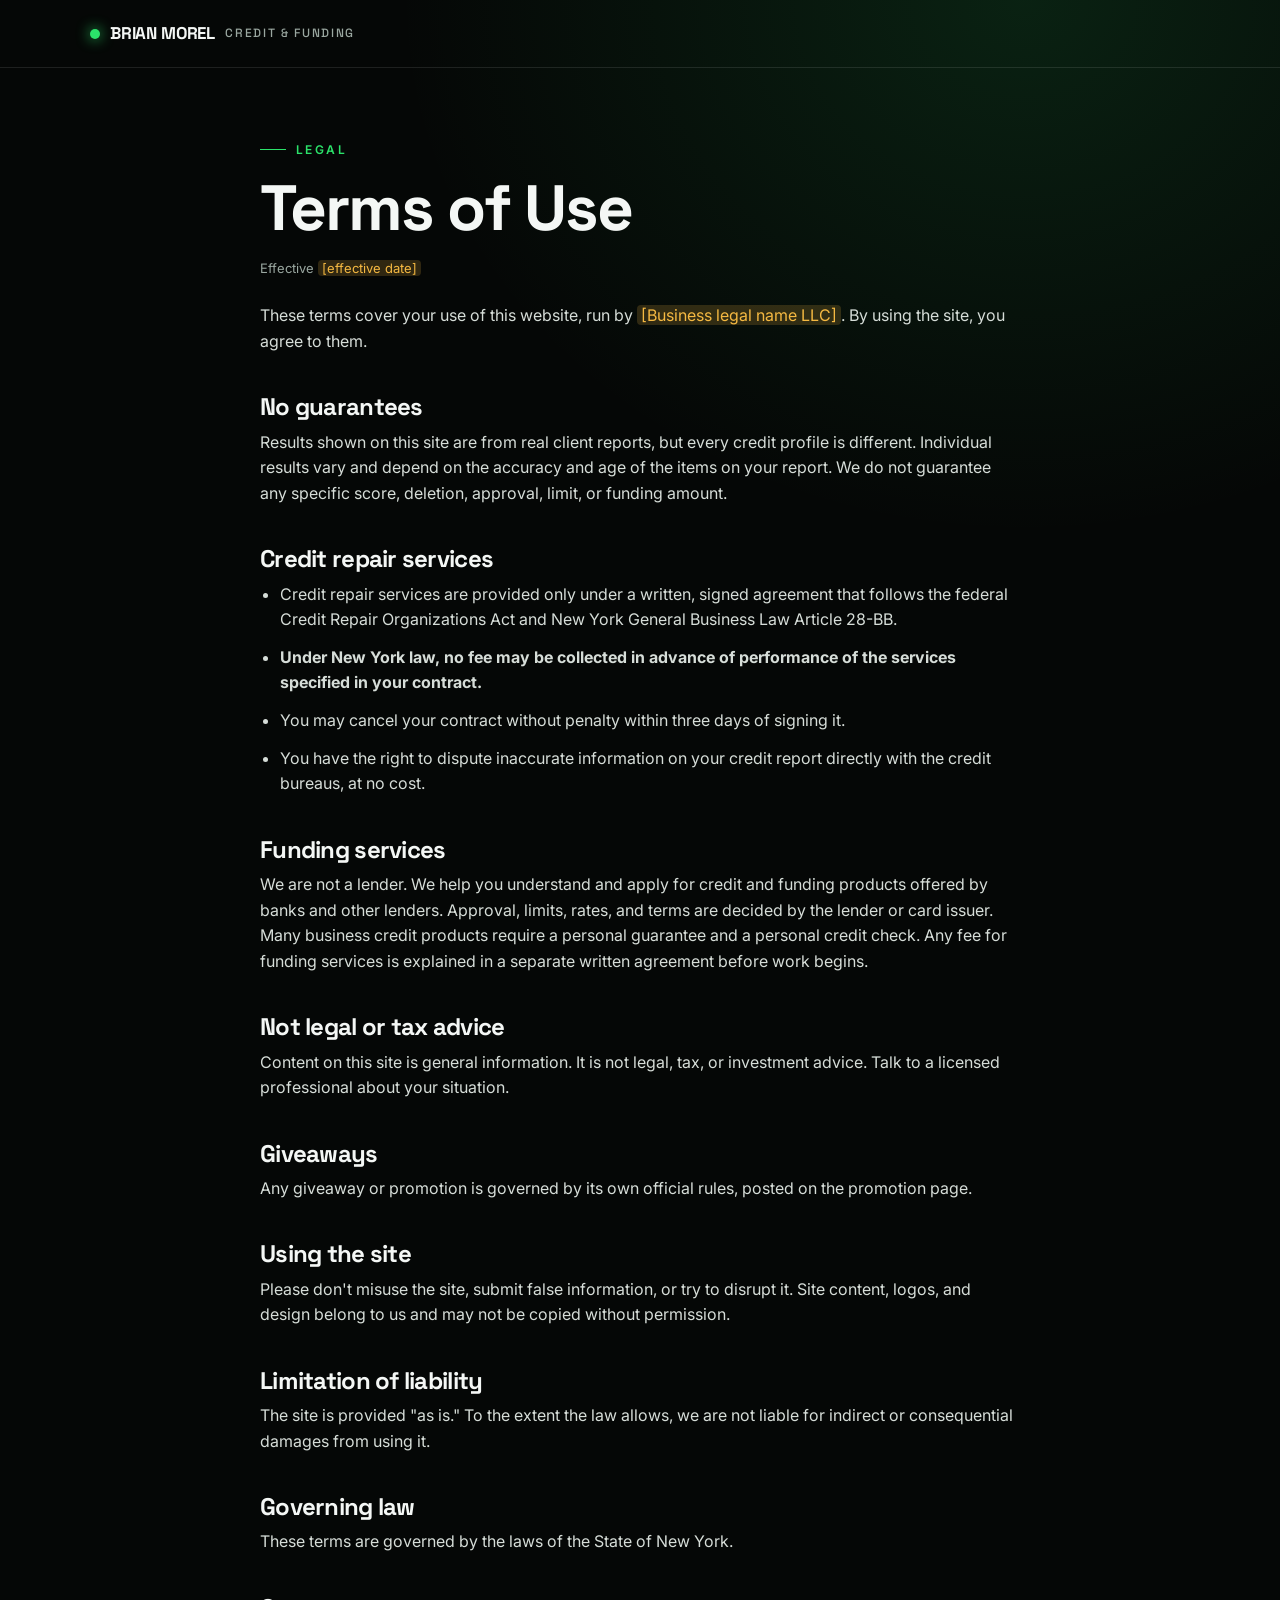
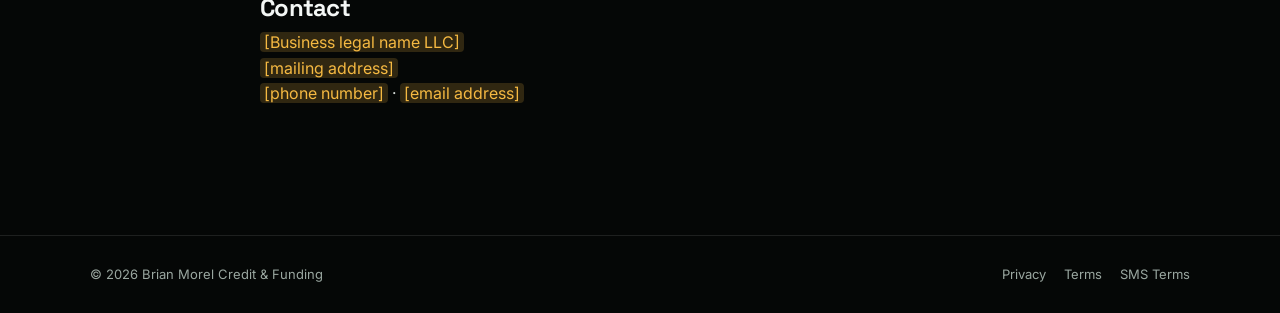
<file: terms/index.html>
<!DOCTYPE html>
<html lang="en">
<head>
<meta charset="UTF-8">
<meta name="robots" content="noindex, nofollow">
<meta name="viewport" content="width=device-width, initial-scale=1.0">
<title>Terms of Use | Brian Morel</title>
<meta name="description" content="Website terms and important disclosures.">
<link rel="preconnect" href="https://fonts.googleapis.com">
<link rel="preconnect" href="https://fonts.gstatic.com" crossorigin>
<link href="https://fonts.googleapis.com/css2?family=Space+Grotesk:wght@600;700&family=Inter:wght@400;500;600&display=swap" rel="stylesheet">
<link rel="stylesheet" href="../assets/pages.css?v=4">
</head>
<body>
<header class="top"><div class="wrap"><a class="logo" href="../"><i></i>BRIAN MOREL <span>Credit &amp; Funding</span></a></div></header>
<main>

<section class="hero"><div class="narrow">
  <div class="eyebrow">Legal</div>
  <h1>Terms of Use</h1>
  <p class="updated note">Effective <span data-fill="effectiveDate" class="ph">[effective date]</span></p>
</div></section>
<section style="padding-top:0"><div class="narrow prose">
  <p>These terms cover your use of this website, run by <span data-fill="legalName" class="ph">[Business legal name LLC]</span>. By using the site, you agree to them.</p>

  <h2>No guarantees</h2>
  <p>Results shown on this site are from real client reports, but every credit profile is different. Individual results vary and depend on the accuracy and age of the items on your report. We do not guarantee any specific score, deletion, approval, limit, or funding amount.</p>

  <h2>Credit repair services</h2>
  <ul>
    <li>Credit repair services are provided only under a written, signed agreement that follows the federal Credit Repair Organizations Act and New York General Business Law Article 28-BB.</li>
    <li><b>Under New York law, no fee may be collected in advance of performance of the services specified in your contract.</b></li>
    <li>You may cancel your contract without penalty within three days of signing it.</li>
    <li>You have the right to dispute inaccurate information on your credit report directly with the credit bureaus, at no cost.</li>
  </ul>

  <h2>Funding services</h2>
  <p>We are not a lender. We help you understand and apply for credit and funding products offered by banks and other lenders. Approval, limits, rates, and terms are decided by the lender or card issuer. Many business credit products require a personal guarantee and a personal credit check. Any fee for funding services is explained in a separate written agreement before work begins.</p>

  <h2>Not legal or tax advice</h2>
  <p>Content on this site is general information. It is not legal, tax, or investment advice. Talk to a licensed professional about your situation.</p>

  <h2>Giveaways</h2>
  <p>Any giveaway or promotion is governed by its own official rules, posted on the promotion page.</p>

  <h2>Using the site</h2>
  <p>Please don't misuse the site, submit false information, or try to disrupt it. Site content, logos, and design belong to us and may not be copied without permission.</p>

  <h2>Limitation of liability</h2>
  <p>The site is provided "as is." To the extent the law allows, we are not liable for indirect or consequential damages from using it.</p>

  <h2>Governing law</h2>
  <p>These terms are governed by the laws of the State of New York.</p>

  <h2>Contact</h2>
  <p><span data-fill="legalName" class="ph">[Business legal name LLC]</span><br><span data-fill="mailingAddress" class="ph">[mailing address]</span><br><span data-fill="phoneDisplay" class="ph">[phone number]</span> · <span data-fill="email" class="ph">[email address]</span></p>
</div></section>

</main>
<footer class="foot"><div class="wrap">
  <span>© <span id="yr">2026</span> <span data-fill-soft="legalName">Brian Morel Credit &amp; Funding</span></span>
  <nav><a href="../privacy/">Privacy</a><a href="../terms/">Terms</a><a href="../sms-terms/">SMS Terms</a></nav>
</div></footer>
<script src="../assets/site-config.js?v=4"></script>
<script src="../assets/lead.js?v=4"></script>
<script>document.getElementById('yr').textContent=new Date().getFullYear();</script>
</body>
</html>
</file>
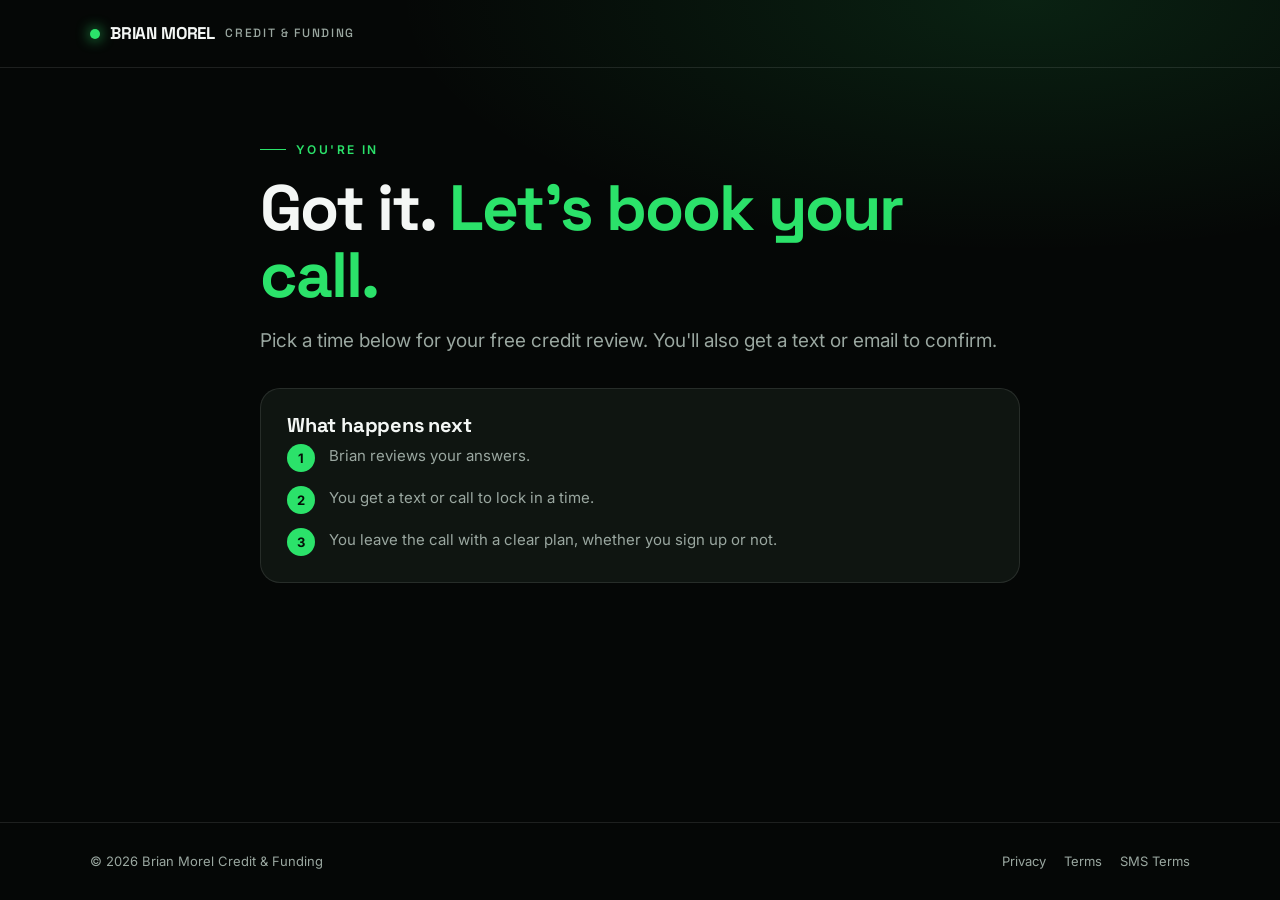
<file: thank-you/index.html>
<!DOCTYPE html>
<html lang="en">
<head>
<meta charset="UTF-8">
<meta name="robots" content="noindex, nofollow">
<meta name="viewport" content="width=device-width, initial-scale=1.0">
<title>Thank you | Brian Morel</title>
<meta name="description" content="Your request was received.">
<link rel="preconnect" href="https://fonts.googleapis.com">
<link rel="preconnect" href="https://fonts.gstatic.com" crossorigin>
<link href="https://fonts.googleapis.com/css2?family=Space+Grotesk:wght@600;700&family=Inter:wght@400;500;600&display=swap" rel="stylesheet">
<link rel="stylesheet" href="../assets/pages.css?v=4">
</head>
<body>
<header class="top"><div class="wrap"><a class="logo" href="../"><i></i>BRIAN MOREL <span>Credit &amp; Funding</span></a></div></header>
<main>

<section class="hero"><div class="narrow">
  <div class="eyebrow" id="tyEyebrow">You're in</div>
  <h1 id="tyTitle">Got it. <em>Let's book your call.</em></h1>
  <p class="lead" id="tyLead">Pick a time below for your free credit review. You'll also get a text or email to confirm.</p>
</div></section>
<section style="padding-top:8px"><div class="narrow">
  <div class="embed" id="embed" hidden></div>
  <div class="card" id="noEmbed">
    <h3>What happens next</h3>
    <ol class="steps" id="tySteps">
      <li>Brian reviews your answers.</li>
      <li>You get a text or call to lock in a time.</li>
      <li>You leave the call with a clear plan, whether you sign up or not.</li>
    </ol>
  </div>
</div></section>
<script>
(function(){
  var f = new URLSearchParams(location.search).get('f') || 'consultation';
  var C = window.SITE_CONFIG || {};
  var G = C.giveaway || {};
  var v = {
    funding: ['Request received', 'Thanks. <em>Let\u2019s map out your funding.</em>', 'Pick a time below for your funding review. We\u2019ll go over your options and costs before anything is applied for.'],
    giveaway: ['You\u2019re entered', 'You\u2019re in the drawing. <em>Good luck!</em>', 'Winners are drawn live on Instagram' + (G.drawingDate ? ' on ' + G.drawingDate : '') + '. While you wait, you can book a free credit review below. It does not change your chances.'],
    partner: ['Welcome aboard', 'Thanks for <em>partnering with us.</em>', 'Brian will reach out within one business day with your partner link and referral cards.']
  }[f];
  if (v) {
    document.getElementById('tyEyebrow').textContent = v[0];
    document.getElementById('tyTitle').innerHTML = v[1];
    document.getElementById('tyLead').textContent = v[2];
  }
  if (f === 'partner') {
    document.getElementById('tySteps').innerHTML = '<li>We set up your personal referral link.</li><li>We drop off cards with your QR code.</li><li>You get a monthly update on every person you sent.</li>';
    return;
  }
  if (C.bookingEmbedUrl) {
    var box = document.getElementById('embed');
    box.innerHTML = '<iframe src="' + C.bookingEmbedUrl + '" title="Book a call" loading="lazy"></iframe>';
    box.hidden = false;
    document.getElementById('noEmbed').hidden = true;
  }
})();
</script>

</main>
<footer class="foot"><div class="wrap">
  <span>© <span id="yr">2026</span> <span data-fill-soft="legalName">Brian Morel Credit &amp; Funding</span></span>
  <nav><a href="../privacy/">Privacy</a><a href="../terms/">Terms</a><a href="../sms-terms/">SMS Terms</a></nav>
</div></footer>
<script src="../assets/site-config.js?v=4"></script>
<script src="../assets/lead.js?v=4"></script>
<script>document.getElementById('yr').textContent=new Date().getFullYear();</script>
</body>
</html>
</file>
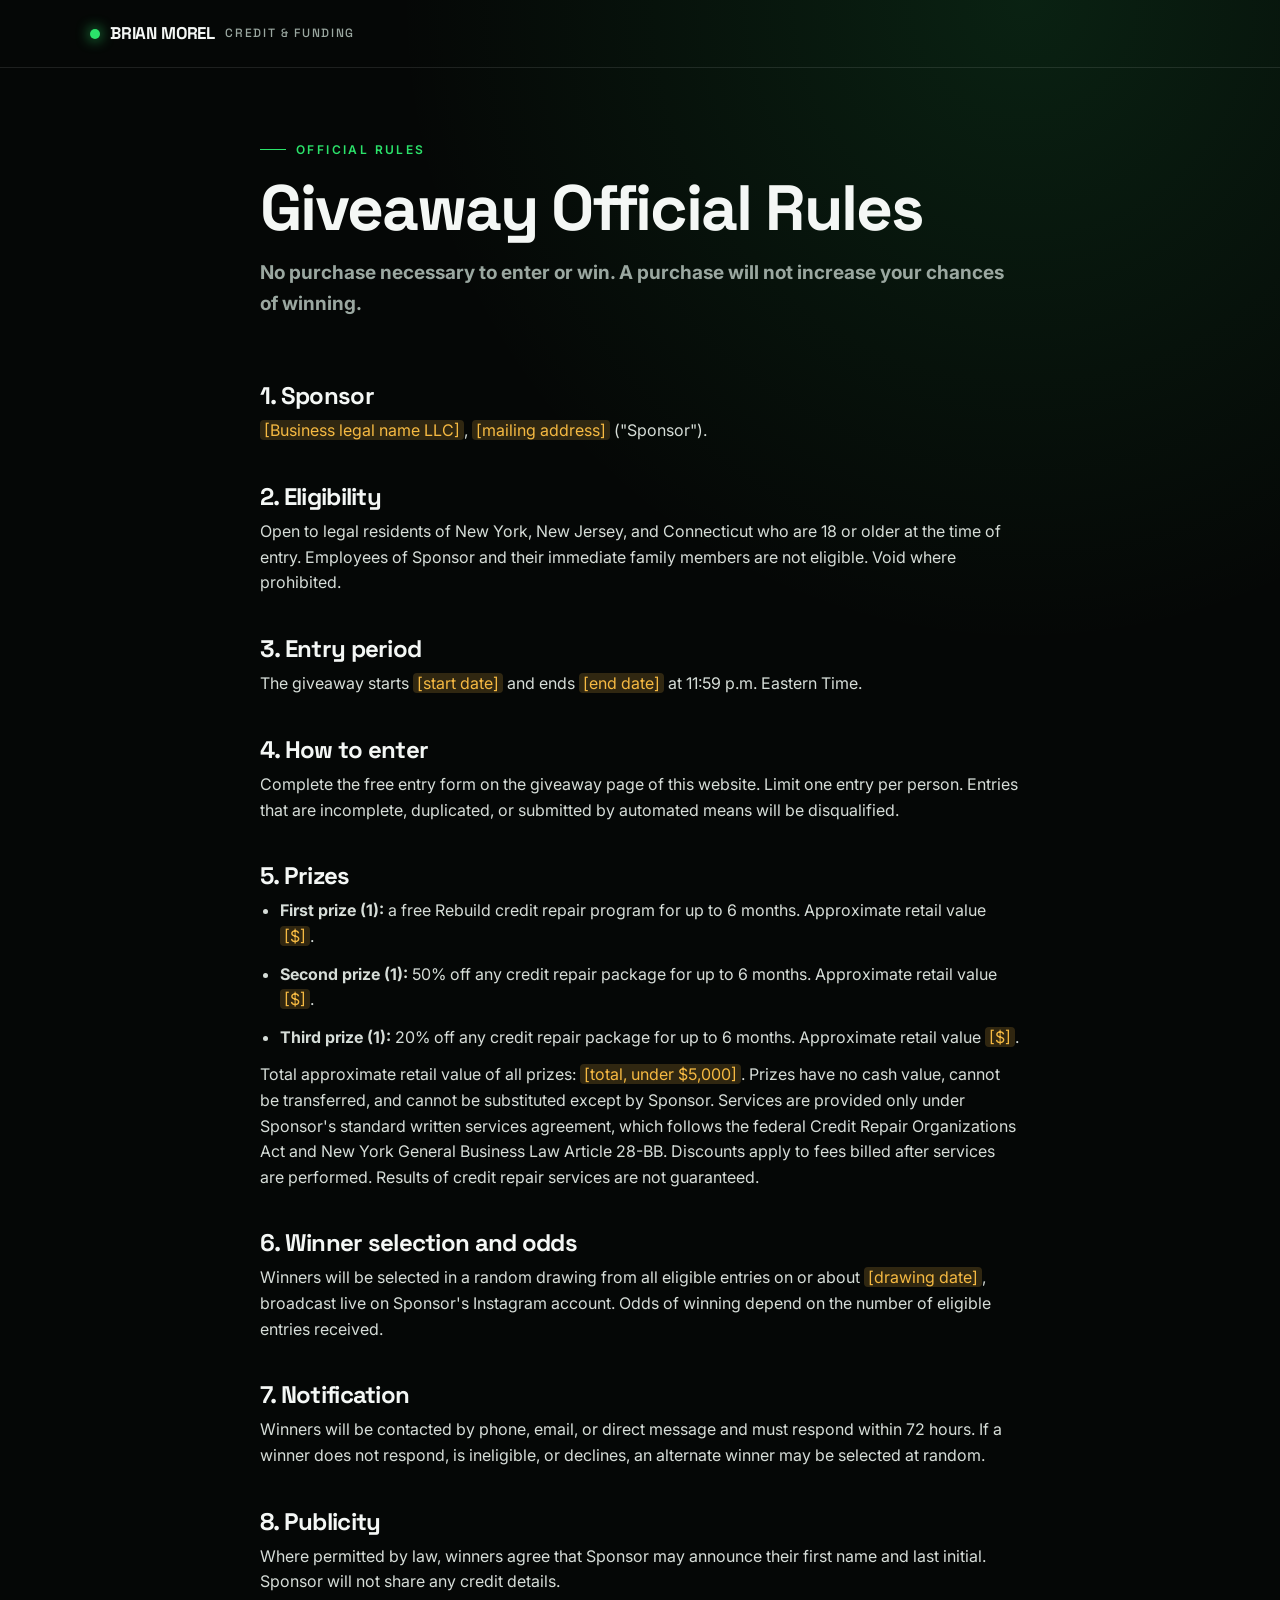
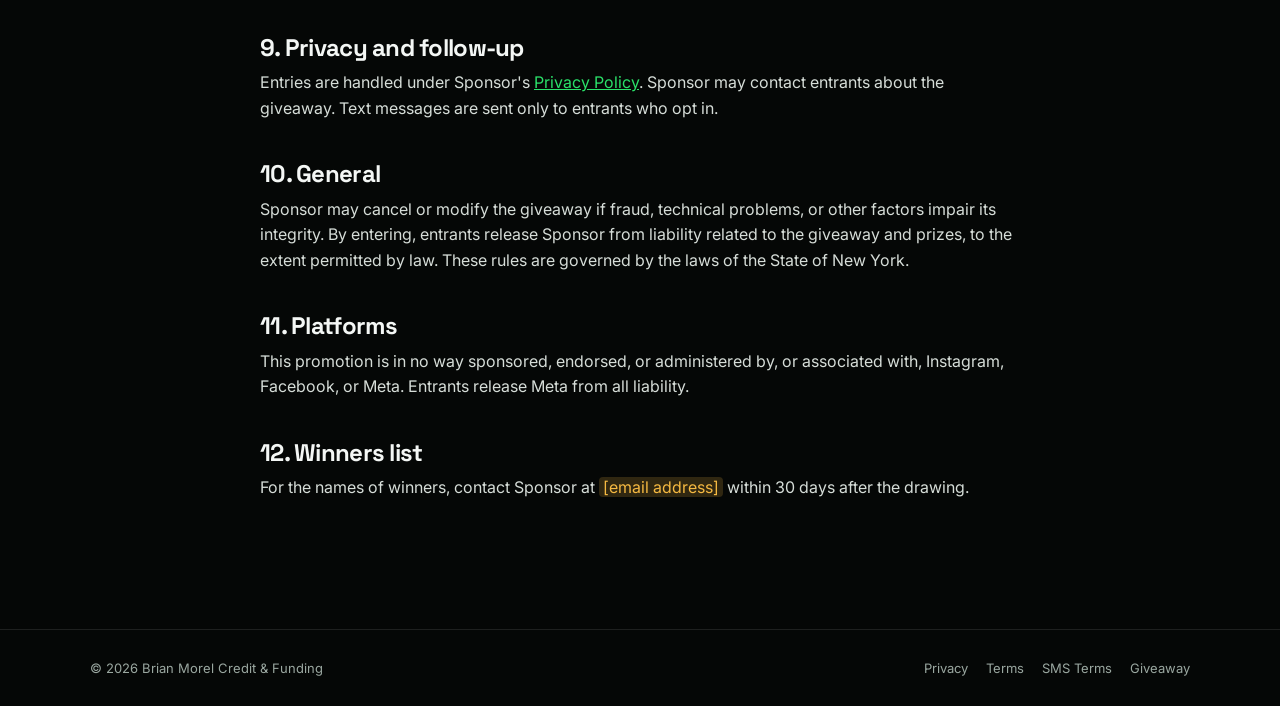
<file: giveaway/rules/index.html>
<!DOCTYPE html>
<html lang="en">
<head>
<meta charset="UTF-8">
<meta name="robots" content="noindex, nofollow">
<meta name="viewport" content="width=device-width, initial-scale=1.0">
<title>Giveaway Official Rules | Brian Morel</title>
<meta name="description" content="Official rules for the credit repair giveaway.">
<link rel="preconnect" href="https://fonts.googleapis.com">
<link rel="preconnect" href="https://fonts.gstatic.com" crossorigin>
<link href="https://fonts.googleapis.com/css2?family=Space+Grotesk:wght@600;700&family=Inter:wght@400;500;600&display=swap" rel="stylesheet">
<link rel="stylesheet" href="../../assets/pages.css?v=4">
</head>
<body>
<header class="top"><div class="wrap"><a class="logo" href="../../"><i></i>BRIAN MOREL <span>Credit &amp; Funding</span></a></div></header>
<main>

<section class="hero"><div class="narrow">
  <div class="eyebrow">Official rules</div>
  <h1>Giveaway Official Rules</h1>
  <p class="lead"><b>No purchase necessary to enter or win. A purchase will not increase your chances of winning.</b></p>
</div></section>
<section style="padding-top:0"><div class="narrow prose">
  <h2>1. Sponsor</h2>
  <p><span data-fill="legalName" class="ph">[Business legal name LLC]</span>, <span data-fill="mailingAddress" class="ph">[mailing address]</span> ("Sponsor").</p>

  <h2>2. Eligibility</h2>
  <p>Open to legal residents of <span data-fill="giveaway.eligibleStates" class="ph">[eligible states]</span> who are 18 or older at the time of entry. Employees of Sponsor and their immediate family members are not eligible. Void where prohibited.</p>

  <h2>3. Entry period</h2>
  <p>The giveaway starts <span data-fill="giveaway.startDate" class="ph">[start date]</span> and ends <span data-fill="giveaway.endDate" class="ph">[end date]</span> at 11:59 p.m. Eastern Time.</p>

  <h2>4. How to enter</h2>
  <p>Complete the free entry form on the giveaway page of this website. Limit one entry per person. Entries that are incomplete, duplicated, or submitted by automated means will be disqualified.</p>

  <h2>5. Prizes</h2>
  <ul>
    <li><b>First prize (1):</b> a free Rebuild credit repair program for up to 6 months. Approximate retail value <span data-fill="giveaway.prize1Value" class="ph">[$]</span>.</li>
    <li><b>Second prize (1):</b> 50% off any credit repair package for up to 6 months. Approximate retail value <span data-fill="giveaway.prize2Value" class="ph">[$]</span>.</li>
    <li><b>Third prize (1):</b> 20% off any credit repair package for up to 6 months. Approximate retail value <span data-fill="giveaway.prize3Value" class="ph">[$]</span>.</li>
  </ul>
  <p>Total approximate retail value of all prizes: <span data-fill="giveaway.totalValue" class="ph">[total, under $5,000]</span>. Prizes have no cash value, cannot be transferred, and cannot be substituted except by Sponsor. Services are provided only under Sponsor's standard written services agreement, which follows the federal Credit Repair Organizations Act and New York General Business Law Article 28-BB. Discounts apply to fees billed after services are performed. Results of credit repair services are not guaranteed.</p>

  <h2>6. Winner selection and odds</h2>
  <p>Winners will be selected in a random drawing from all eligible entries on or about <span data-fill="giveaway.drawingDate" class="ph">[drawing date]</span>, broadcast live on Sponsor's Instagram account. Odds of winning depend on the number of eligible entries received.</p>

  <h2>7. Notification</h2>
  <p>Winners will be contacted by phone, email, or direct message and must respond within 72 hours. If a winner does not respond, is ineligible, or declines, an alternate winner may be selected at random.</p>

  <h2>8. Publicity</h2>
  <p>Where permitted by law, winners agree that Sponsor may announce their first name and last initial. Sponsor will not share any credit details.</p>

  <h2>9. Privacy and follow-up</h2>
  <p>Entries are handled under Sponsor's <a href="../../privacy/">Privacy Policy</a>. Sponsor may contact entrants about the giveaway. Text messages are sent only to entrants who opt in.</p>

  <h2>10. General</h2>
  <p>Sponsor may cancel or modify the giveaway if fraud, technical problems, or other factors impair its integrity. By entering, entrants release Sponsor from liability related to the giveaway and prizes, to the extent permitted by law. These rules are governed by the laws of the State of New York.</p>

  <h2>11. Platforms</h2>
  <p>This promotion is in no way sponsored, endorsed, or administered by, or associated with, Instagram, Facebook, or Meta. Entrants release Meta from all liability.</p>

  <h2>12. Winners list</h2>
  <p>For the names of winners, contact Sponsor at <span data-fill="email" class="ph">[email address]</span> within 30 days after the drawing.</p>
</div></section>

</main>
<footer class="foot"><div class="wrap">
  <span>© <span id="yr">2026</span> <span data-fill-soft="legalName">Brian Morel Credit &amp; Funding</span></span>
  <nav><a href="../../privacy/">Privacy</a><a href="../../terms/">Terms</a><a href="../../sms-terms/">SMS Terms</a><a href="../">Giveaway</a></nav>
</div></footer>
<script src="../../assets/site-config.js?v=4"></script>
<script src="../../assets/lead.js?v=4"></script>
<script>document.getElementById('yr').textContent=new Date().getFullYear();</script>
</body>
</html>
</file>
<file: assets/pages.css>
/* Shared look for the supporting pages (thank-you, legal, funding, giveaway, partners).
   Matches the brand: black, green, white. */
:root{
  --bg:#050706;--bg2:#0b100d;--panel:#0f1511;--line:rgba(255,255,255,.1);
  --text:#f4f7f5;--muted:#9aa7a0;--green:#2BE26A;--green-d:#17b955;--red:#ff5d5d;--amber:#f5b942;
  --display:"Space Grotesk",system-ui,sans-serif;--body:"Inter",system-ui,sans-serif;
}
*{box-sizing:border-box;margin:0;padding:0}
html{-webkit-text-size-adjust:100%}
body{background:var(--bg);color:var(--text);font-family:var(--body);line-height:1.6;-webkit-font-smoothing:antialiased;
  background-image:radial-gradient(70% 40% at 80% 0%,rgba(43,226,106,.12),transparent 70%);min-height:100vh;display:flex;flex-direction:column}
a{color:var(--green)}
img{max-width:100%}
.wrap{width:min(1100px,calc(100% - 32px));margin:0 auto}
.narrow{width:min(760px,calc(100% - 32px));margin:0 auto}

/* header / footer */
.top{padding:20px 0;border-bottom:1px solid var(--line)}
.top .wrap{display:flex;justify-content:space-between;align-items:center;gap:16px}
.logo{display:flex;align-items:center;gap:10px;font-family:var(--display);font-weight:700;letter-spacing:-.01em;color:var(--text);text-decoration:none;font-size:17px}
.logo i{width:10px;height:10px;border-radius:50%;background:var(--green);box-shadow:0 0 14px var(--green)}
.logo span{color:var(--muted);font-weight:500;font-size:12px;letter-spacing:.14em;text-transform:uppercase}
@media(max-width:560px){.logo span{display:none}}
main{flex:1}
.foot{border-top:1px solid var(--line);padding:28px 0;margin-top:60px;font-size:13px;color:var(--muted)}
.foot .wrap{display:flex;justify-content:space-between;gap:16px;flex-wrap:wrap}
.foot nav{display:flex;gap:18px;flex-wrap:wrap}
.foot a{color:var(--muted);text-decoration:none}.foot a:hover{color:var(--text)}

/* type */
.eyebrow{display:inline-flex;align-items:center;gap:10px;font-size:12px;letter-spacing:.2em;text-transform:uppercase;color:var(--green);font-weight:600}
.eyebrow::before{content:"";width:26px;height:1px;background:var(--green)}
h1,h2,h3{font-family:var(--display);letter-spacing:-.03em;line-height:1.05}
h1{font-size:clamp(36px,6vw,64px);margin:16px 0 16px}
h1 em,h2 em{font-style:normal;color:var(--green)}
h2{font-size:clamp(26px,3.6vw,38px);margin:0 0 14px}
h3{font-size:20px;margin:0 0 8px;letter-spacing:-.01em}
.lead{color:var(--muted);font-size:clamp(16px,1.6vw,19px);max-width:62ch}
section{padding:56px 0}
.hero{padding:64px 0 24px}

/* buttons, cards */
.btn{display:inline-flex;align-items:center;justify-content:center;gap:8px;padding:15px 24px;border-radius:999px;font-weight:600;font-size:15px;border:1px solid transparent;cursor:pointer;text-decoration:none;font-family:inherit}
.btn.primary{background:var(--green);color:#041007}
.btn.primary:hover{box-shadow:0 12px 32px -10px rgba(43,226,106,.6)}
.btn.ghost{border-color:var(--line);color:var(--text);background:transparent}
.btn[disabled]{opacity:.6;cursor:wait}
.grid{display:grid;gap:16px}
.g2{grid-template-columns:repeat(2,1fr)}.g3{grid-template-columns:repeat(3,1fr)}
@media(max-width:860px){.g2,.g3{grid-template-columns:1fr}}
.card{background:var(--panel);border:1px solid var(--line);border-radius:20px;padding:26px}
.card p,.card li{color:var(--muted);font-size:15px}
.card b{color:var(--text)}
.num{font-family:var(--display);font-size:42px;font-weight:700;color:var(--green);line-height:1}
ul.ck{list-style:none;display:grid;gap:10px}
ul.ck li{padding-left:28px;position:relative}
ul.ck li::before{content:"✓";position:absolute;left:0;color:var(--green);font-weight:700}
.note{font-size:13px;color:var(--muted);line-height:1.6}
.split{display:grid;grid-template-columns:1fr 1fr;gap:40px;align-items:start}
@media(max-width:900px){.split{grid-template-columns:1fr;gap:28px}}

/* forms */
form{display:grid;gap:14px}
.f2{display:grid;grid-template-columns:1fr 1fr;gap:14px}
@media(max-width:600px){.f2{grid-template-columns:1fr}}
label{display:block;font-size:12px;color:var(--muted);letter-spacing:.08em;text-transform:uppercase;margin-bottom:6px}
input,select,textarea{width:100%;background:rgba(0,0,0,.4);border:1px solid var(--line);border-radius:12px;color:var(--text);padding:14px 16px;font-size:16px;font-family:inherit;outline:none}
input:focus,select:focus,textarea:focus{border-color:var(--green);box-shadow:0 0 0 3px rgba(43,226,106,.15)}
select{appearance:none;background-image:url("data:image/svg+xml,%3Csvg xmlns='http://www.w3.org/2000/svg' width='12' height='8'%3E%3Cpath d='M1 1l5 5 5-5' stroke='%239aa7a0' stroke-width='1.5' fill='none'/%3E%3C/svg%3E");background-repeat:no-repeat;background-position:right 16px center}
select option{background:#0b100d}
.check{display:flex;gap:12px;align-items:flex-start;font-size:13px;color:var(--muted);text-transform:none;letter-spacing:0;line-height:1.5;margin:0}
.check input{width:18px;height:18px;flex:none;margin-top:2px;accent-color:var(--green)}
.hp{position:absolute!important;left:-9999px!important;width:1px;height:1px;overflow:hidden}
.form-error{background:rgba(255,93,93,.12);border:1px solid rgba(255,93,93,.4);color:#ffb3b3;border-radius:12px;padding:12px 14px;font-size:14px}
.form-card{background:var(--panel);border:1px solid var(--line);border-radius:22px;padding:clamp(20px,3vw,32px)}

/* legal pages */
.prose{color:#d6ddd8;font-size:16px}
.prose h2{font-size:24px;margin:40px 0 10px;color:var(--text)}
.prose h3{font-size:18px;margin:24px 0 8px;color:var(--text)}
.prose p,.prose li{margin:0 0 12px}
.prose ul{padding-left:20px;margin:0 0 12px}
.prose .updated{color:var(--muted);font-size:14px}
.ph{background:rgba(245,185,66,.18);color:var(--amber);border-radius:4px;padding:0 4px}
.callout{border:1px solid rgba(43,226,106,.35);background:rgba(43,226,106,.06);border-radius:16px;padding:18px 20px;margin:20px 0;color:#d6ddd8}

/* countdown */
.count{display:flex;gap:10px;margin:22px 0 4px;flex-wrap:wrap}
.count div{background:var(--panel);border:1px solid var(--line);border-radius:14px;padding:12px 14px;min-width:74px;text-align:center}
.count b{display:block;font-family:var(--display);font-size:30px;line-height:1}
.count span{font-size:11px;letter-spacing:.14em;text-transform:uppercase;color:var(--muted)}
.prize{position:relative;overflow:hidden}
.prize .place{font-family:var(--display);font-size:44px;font-weight:700;line-height:1}
.prize.first{border-color:rgba(43,226,106,.5);background:linear-gradient(160deg,rgba(43,226,106,.12),var(--panel) 60%)}
.prize.first .place{color:var(--green)}

/* booking embed */
.embed{border-radius:20px;overflow:hidden;border:1px solid var(--line);background:#fff;min-height:640px}
.embed iframe{width:100%;height:760px;border:0;display:block}
.steps{counter-reset:s;display:grid;gap:14px}
.steps li{list-style:none;counter-increment:s;display:flex;gap:14px;color:var(--muted)}
.steps li::before{content:counter(s);flex:none;width:28px;height:28px;border-radius:50%;background:var(--green);color:#041007;display:grid;place-items:center;font-weight:700;font-size:13px}

[hidden]{display:none!important}
</file>
